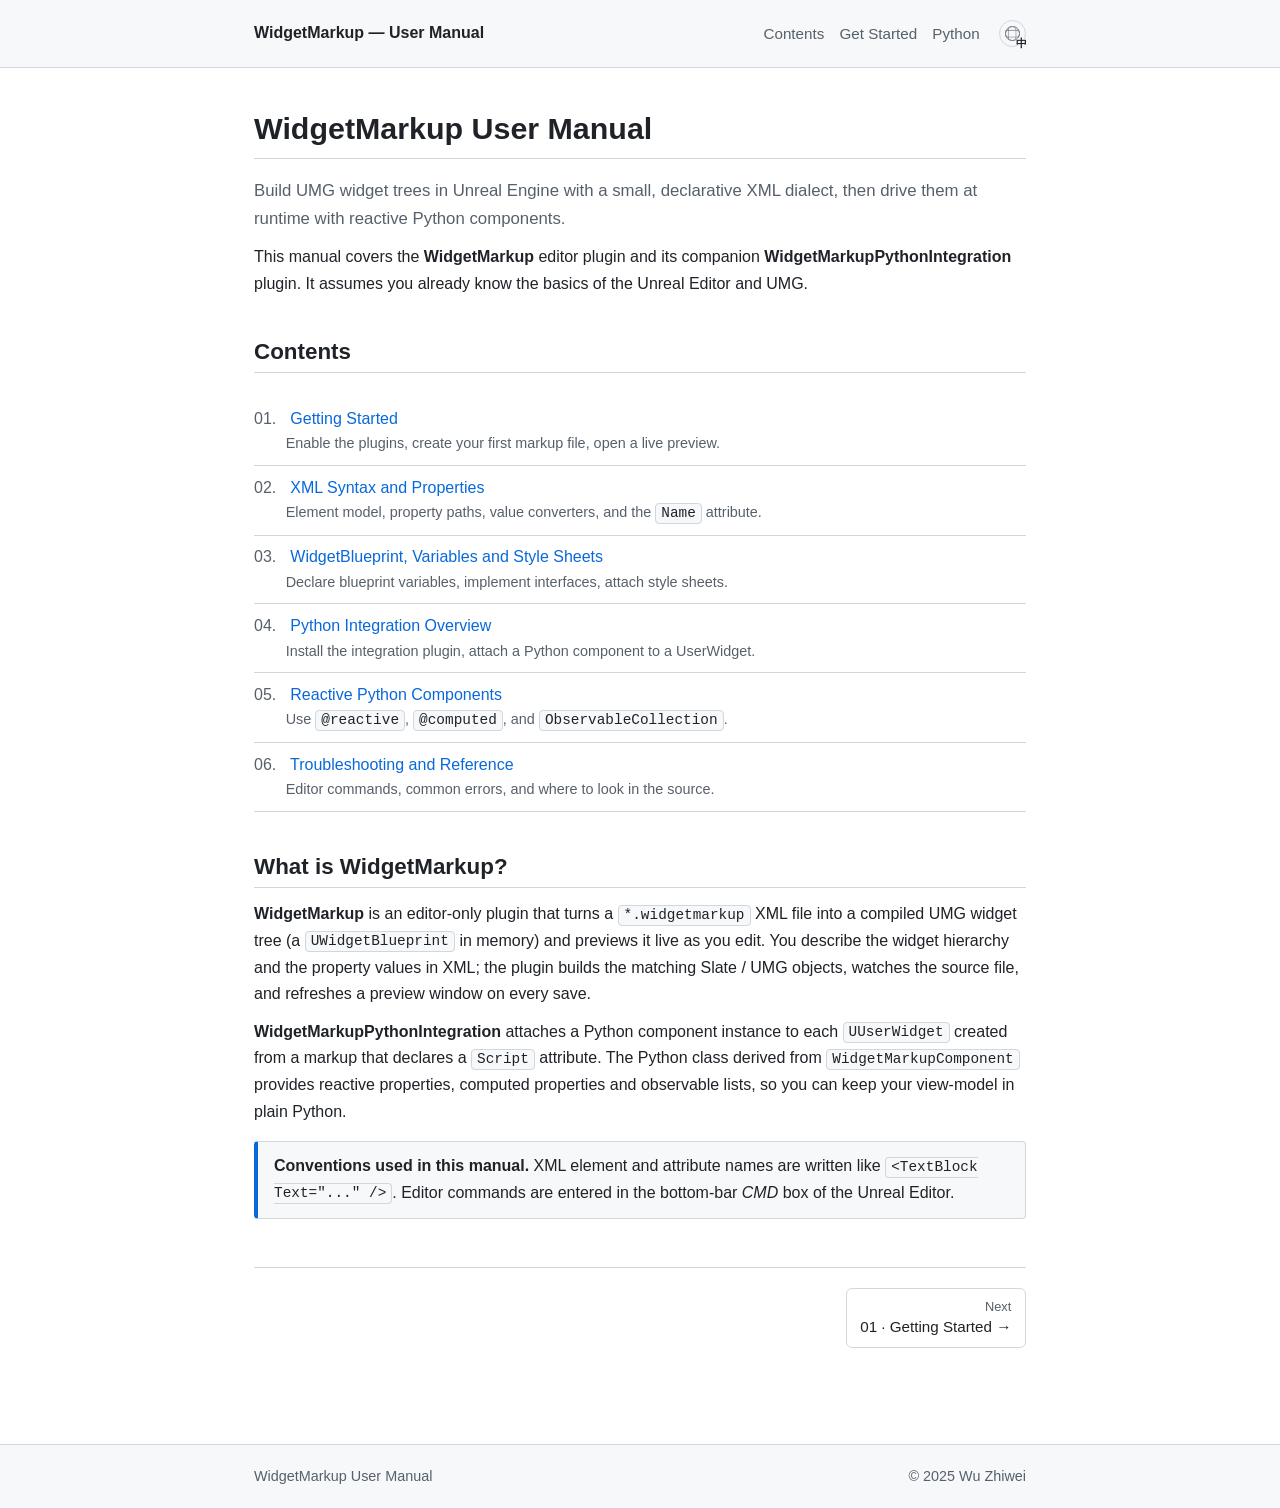
<file: UserManual/en/index.html>
﻿<!doctype html>
<html lang="en">
<head>
<meta charset="utf-8">
<meta name="viewport" content="width=device-width, initial-scale=1">
<title>WidgetMarkup User Manual</title>
<link rel="stylesheet" href="../assets/styles.css">
</head>
<body>
<div id="manual-header"></div>
<main class="container">
    <h1>WidgetMarkup User Manual</h1>
    <p class="lead">
        Build UMG widget trees in Unreal Engine with a small, declarative XML
        dialect, then drive them at runtime with reactive Python components.
    </p>

    <p>
        This manual covers the <strong>WidgetMarkup</strong> editor plugin and
        its companion <strong>WidgetMarkupPythonIntegration</strong> plugin.
        It assumes you already know the basics of the Unreal Editor and UMG.
    </p>

    <h2>Contents</h2>
    <ol class="toc">
        <li>
            <a href="01-getting-started.html">Getting Started</a>
            <small>Enable the plugins, create your first markup file, open a live preview.</small>
        </li>
        <li>
            <a href="02-xml-syntax.html">XML Syntax and Properties</a>
            <small>Element model, property paths, value converters, and the <code>Name</code> attribute.</small>
        </li>
        <li>
            <a href="03-blueprint-and-styles.html">WidgetBlueprint, Variables and Style Sheets</a>
            <small>Declare blueprint variables, implement interfaces, attach style sheets.</small>
        </li>
        <li>
            <a href="04-python-integration.html">Python Integration Overview</a>
            <small>Install the integration plugin, attach a Python component to a UserWidget.</small>
        </li>
        <li>
            <a href="05-reactive-components.html">Reactive Python Components</a>
            <small>Use <code>@reactive</code>, <code>@computed</code>, and <code>ObservableCollection</code>.</small>
        </li>
        <li>
            <a href="06-troubleshooting.html">Troubleshooting and Reference</a>
            <small>Editor commands, common errors, and where to look in the source.</small>
        </li>
    </ol>

    <h2>What is WidgetMarkup?</h2>
    <p>
        <strong>WidgetMarkup</strong> is an editor-only plugin that turns a
        <code>*.widgetmarkup</code> XML file into a compiled UMG widget
        tree (a <code>UWidgetBlueprint</code> in memory) and previews it live
        as you edit. You describe the widget hierarchy and the property values
        in XML; the plugin builds the matching Slate / UMG objects, watches
        the source file, and refreshes a preview window on every save.
    </p>
    <p>
        <strong>WidgetMarkupPythonIntegration</strong> attaches a Python
        component instance to each <code>UUserWidget</code> created from a
        markup that declares a <code>Script</code> attribute. The Python class
        derived from <code>WidgetMarkupComponent</code> provides reactive
        properties, computed properties and observable lists, so you can keep
        your view-model in plain Python.
    </p>

    <div class="note">
        <strong>Conventions used in this manual.</strong> XML element and
        attribute names are written like <code>&lt;TextBlock Text="..." /&gt;</code>.
        Editor commands are entered in the bottom-bar <em>CMD</em> box of the
        Unreal Editor.
    </div>

    <nav class="pager">
        <span class="spacer"></span>
        <a class="next" href="01-getting-started.html">
            <span class="label">Next</span>
            01 &middot; Getting Started &rarr;
        </a>
    </nav>
</main>
<div id="manual-footer"></div>
<script src="../assets/manual-shell.js"></script>
</body>
</html>
</file>
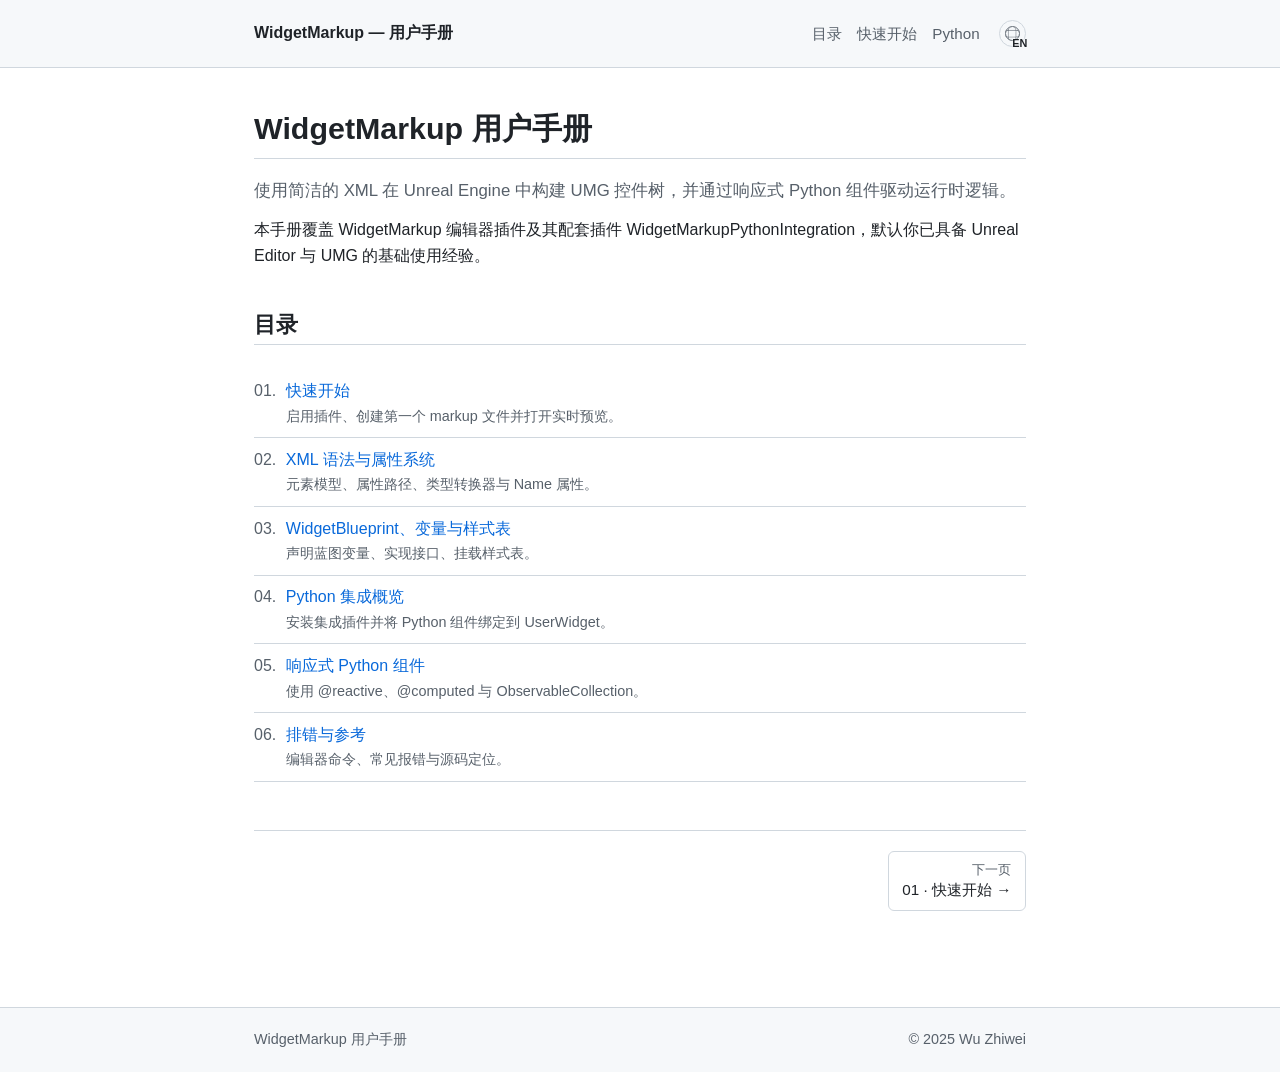
<file: UserManual/zh-cn/index.html>
﻿<!doctype html>
<html lang="zh-CN">
<head>
<meta charset="utf-8">
<meta name="viewport" content="width=device-width, initial-scale=1">
<title>WidgetMarkup 用户手册</title>
<link rel="stylesheet" href="../assets/styles.css">
</head>
<body>
<div id="manual-header"></div>
<main class="container">
    <h1>WidgetMarkup 用户手册</h1>
    <p class="lead">
        使用简洁的 XML 在 Unreal Engine 中构建 UMG 控件树，并通过响应式 Python 组件驱动运行时逻辑。
    </p>

    <p>
        本手册覆盖 WidgetMarkup 编辑器插件及其配套插件 WidgetMarkupPythonIntegration，默认你已具备 Unreal Editor 与 UMG 的基础使用经验。
    </p>

    <h2>目录</h2>
    <ol class="toc">
        <li><a href="01-getting-started.html">快速开始</a><small>启用插件、创建第一个 markup 文件并打开实时预览。</small></li>
        <li><a href="02-xml-syntax.html">XML 语法与属性系统</a><small>元素模型、属性路径、类型转换器与 Name 属性。</small></li>
        <li><a href="03-blueprint-and-styles.html">WidgetBlueprint、变量与样式表</a><small>声明蓝图变量、实现接口、挂载样式表。</small></li>
        <li><a href="04-python-integration.html">Python 集成概览</a><small>安装集成插件并将 Python 组件绑定到 UserWidget。</small></li>
        <li><a href="05-reactive-components.html">响应式 Python 组件</a><small>使用 @reactive、@computed 与 ObservableCollection。</small></li>
        <li><a href="06-troubleshooting.html">排错与参考</a><small>编辑器命令、常见报错与源码定位。</small></li>
    </ol>

    <nav class="pager">
        <span class="spacer"></span>
        <a class="next" href="01-getting-started.html">
            <span class="label">下一页</span>
            01 &middot; 快速开始 &rarr;
        </a>
    </nav>
</main>
<div id="manual-footer"></div>
<script src="../assets/manual-shell.js"></script>
</body>
</html>
</file>
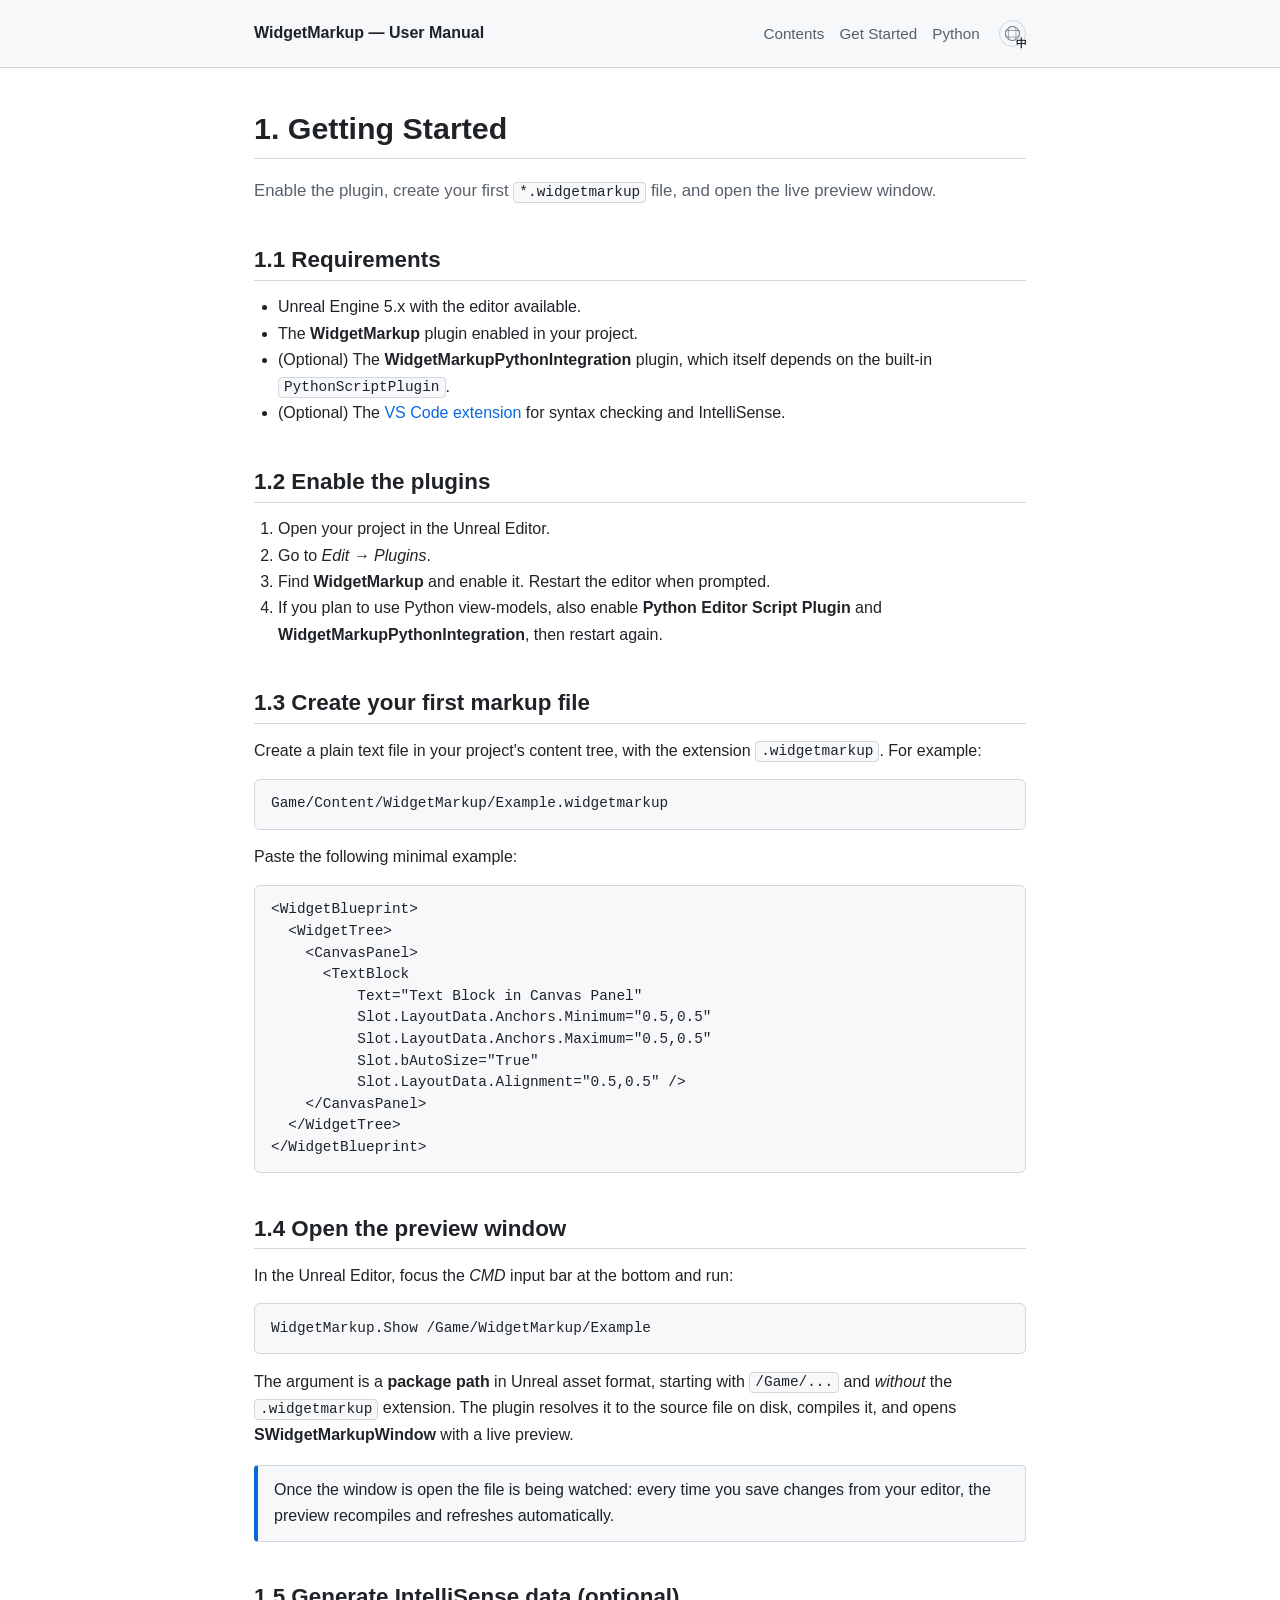
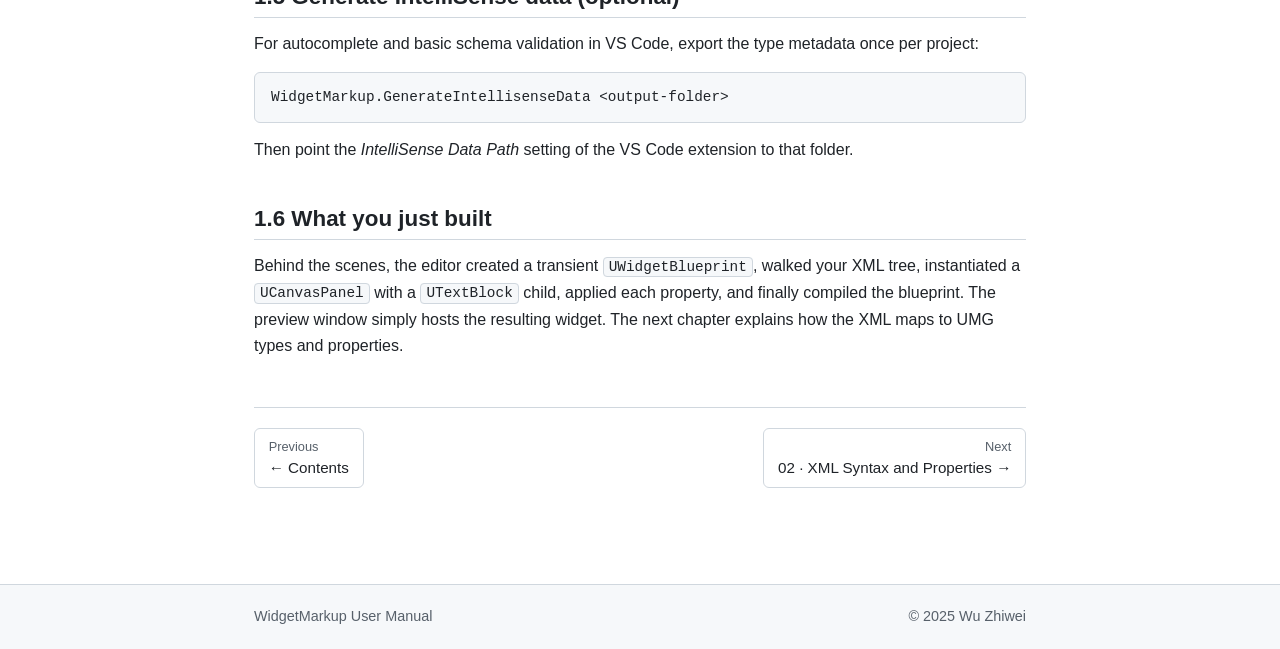
<file: UserManual/en/01-getting-started.html>
﻿<!doctype html>
<html lang="en">
<head>
<meta charset="utf-8">
<meta name="viewport" content="width=device-width, initial-scale=1">
<title>01 &middot; Getting Started &mdash; WidgetMarkup</title>
<link rel="stylesheet" href="../assets/styles.css">
</head>
<body>
<div id="manual-header"></div>
<main class="container">
    <h1>1. Getting Started</h1>
    <p class="lead">
        Enable the plugin, create your first <code>*.widgetmarkup</code>
        file, and open the live preview window.
    </p>

    <h2>1.1 Requirements</h2>
    <ul>
        <li>Unreal Engine 5.x with the editor available.</li>
        <li>The <strong>WidgetMarkup</strong> plugin enabled in your project.</li>
        <li>(Optional) The <strong>WidgetMarkupPythonIntegration</strong> plugin, which itself
            depends on the built-in <code>PythonScriptPlugin</code>.</li>
        <li>(Optional) The
            <a href="https://github.com/9087/Unreal.WidgetMarkup.VSC">VS Code extension</a>
            for syntax checking and IntelliSense.</li>
    </ul>

    <h2>1.2 Enable the plugins</h2>
    <ol>
        <li>Open your project in the Unreal Editor.</li>
        <li>Go to <em>Edit &rarr; Plugins</em>.</li>
        <li>Find <strong>WidgetMarkup</strong> and enable it. Restart the editor when prompted.</li>
        <li>If you plan to use Python view-models, also enable
            <strong>Python Editor Script Plugin</strong> and
            <strong>WidgetMarkupPythonIntegration</strong>, then restart again.</li>
    </ol>

    <h2>1.3 Create your first markup file</h2>
    <p>
        Create a plain text file in your project's content tree, with the
        extension <code>.widgetmarkup</code>. For example:
    </p>
    <pre><code>Game/Content/WidgetMarkup/Example.widgetmarkup</code></pre>
    <p>Paste the following minimal example:</p>
<pre><code>&lt;WidgetBlueprint&gt;
  &lt;WidgetTree&gt;
    &lt;CanvasPanel&gt;
      &lt;TextBlock
          Text="Text Block in Canvas Panel"
          Slot.LayoutData.Anchors.Minimum="0.5,0.5"
          Slot.LayoutData.Anchors.Maximum="0.5,0.5"
          Slot.bAutoSize="True"
          Slot.LayoutData.Alignment="0.5,0.5" /&gt;
    &lt;/CanvasPanel&gt;
  &lt;/WidgetTree&gt;
&lt;/WidgetBlueprint&gt;
</code></pre>

    <h2>1.4 Open the preview window</h2>
    <p>
        In the Unreal Editor, focus the <em>CMD</em> input bar at the bottom
        and run:
    </p>
    <pre><code>WidgetMarkup.Show /Game/WidgetMarkup/Example</code></pre>
    <p>
        The argument is a <strong>package path</strong> in Unreal asset
        format, starting with <code>/Game/...</code> and <em>without</em>
        the <code>.widgetmarkup</code> extension. The plugin resolves
        it to the source file on disk, compiles it, and opens
        <strong>SWidgetMarkupWindow</strong> with a live preview.
    </p>
    <div class="note">
        Once the window is open the file is being watched: every time you
        save changes from your editor, the preview recompiles and refreshes
        automatically.
    </div>

    <h2>1.5 Generate IntelliSense data (optional)</h2>
    <p>
        For autocomplete and basic schema validation in VS Code, export the
        type metadata once per project:
    </p>
    <pre><code>WidgetMarkup.GenerateIntellisenseData &lt;output-folder&gt;</code></pre>
    <p>
        Then point the <em>IntelliSense Data Path</em> setting of the
        VS Code extension to that folder.
    </p>

    <h2>1.6 What you just built</h2>
    <p>
        Behind the scenes, the editor created a transient
        <code>UWidgetBlueprint</code>, walked your XML tree, instantiated
        a <code>UCanvasPanel</code> with a <code>UTextBlock</code> child,
        applied each property, and finally compiled the blueprint. The
        preview window simply hosts the resulting widget. The next chapter
        explains how the XML maps to UMG types and properties.
    </p>

    <nav class="pager">
        <a class="prev" href="index.html">
            <span class="label">Previous</span>
            &larr; Contents
        </a>
        <a class="next" href="02-xml-syntax.html">
            <span class="label">Next</span>
            02 &middot; XML Syntax and Properties &rarr;
        </a>
    </nav>
</main>
<div id="manual-footer"></div>
<script src="../assets/manual-shell.js"></script>
</body>
</html>
</file>
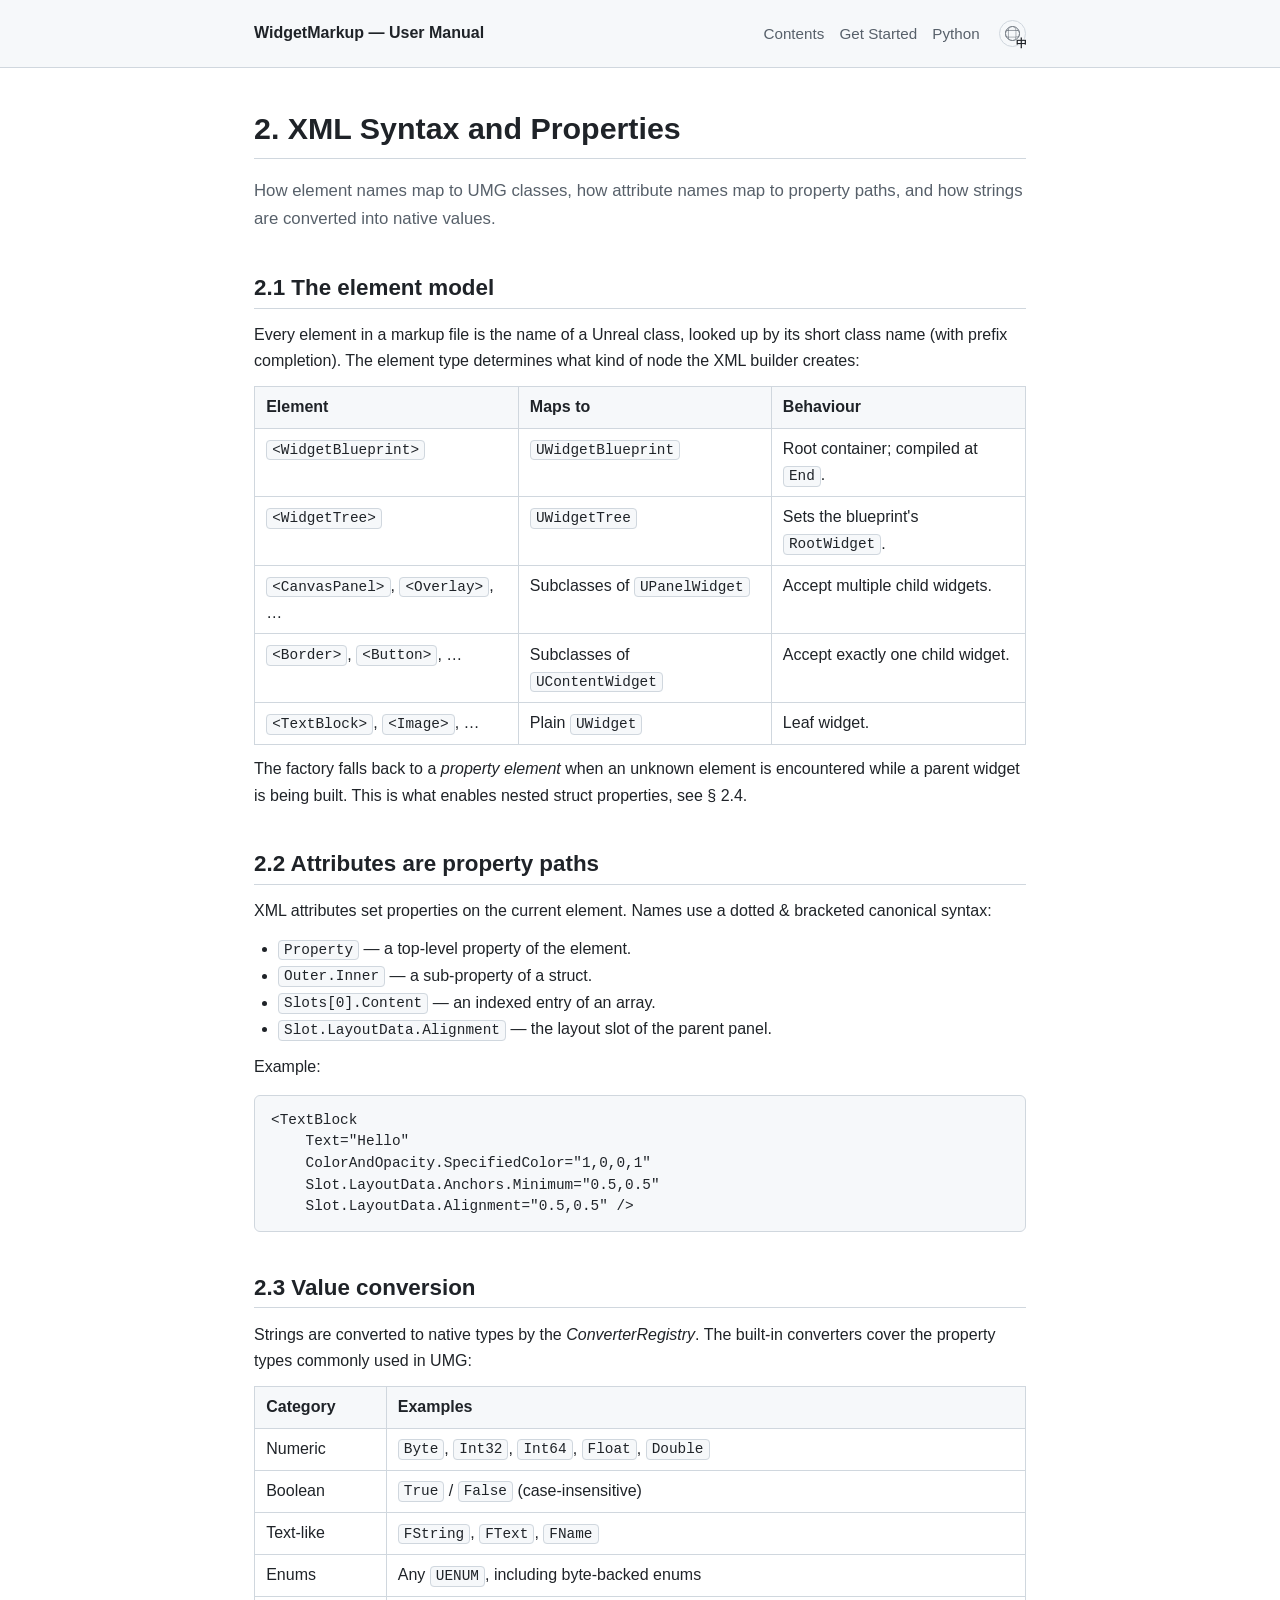
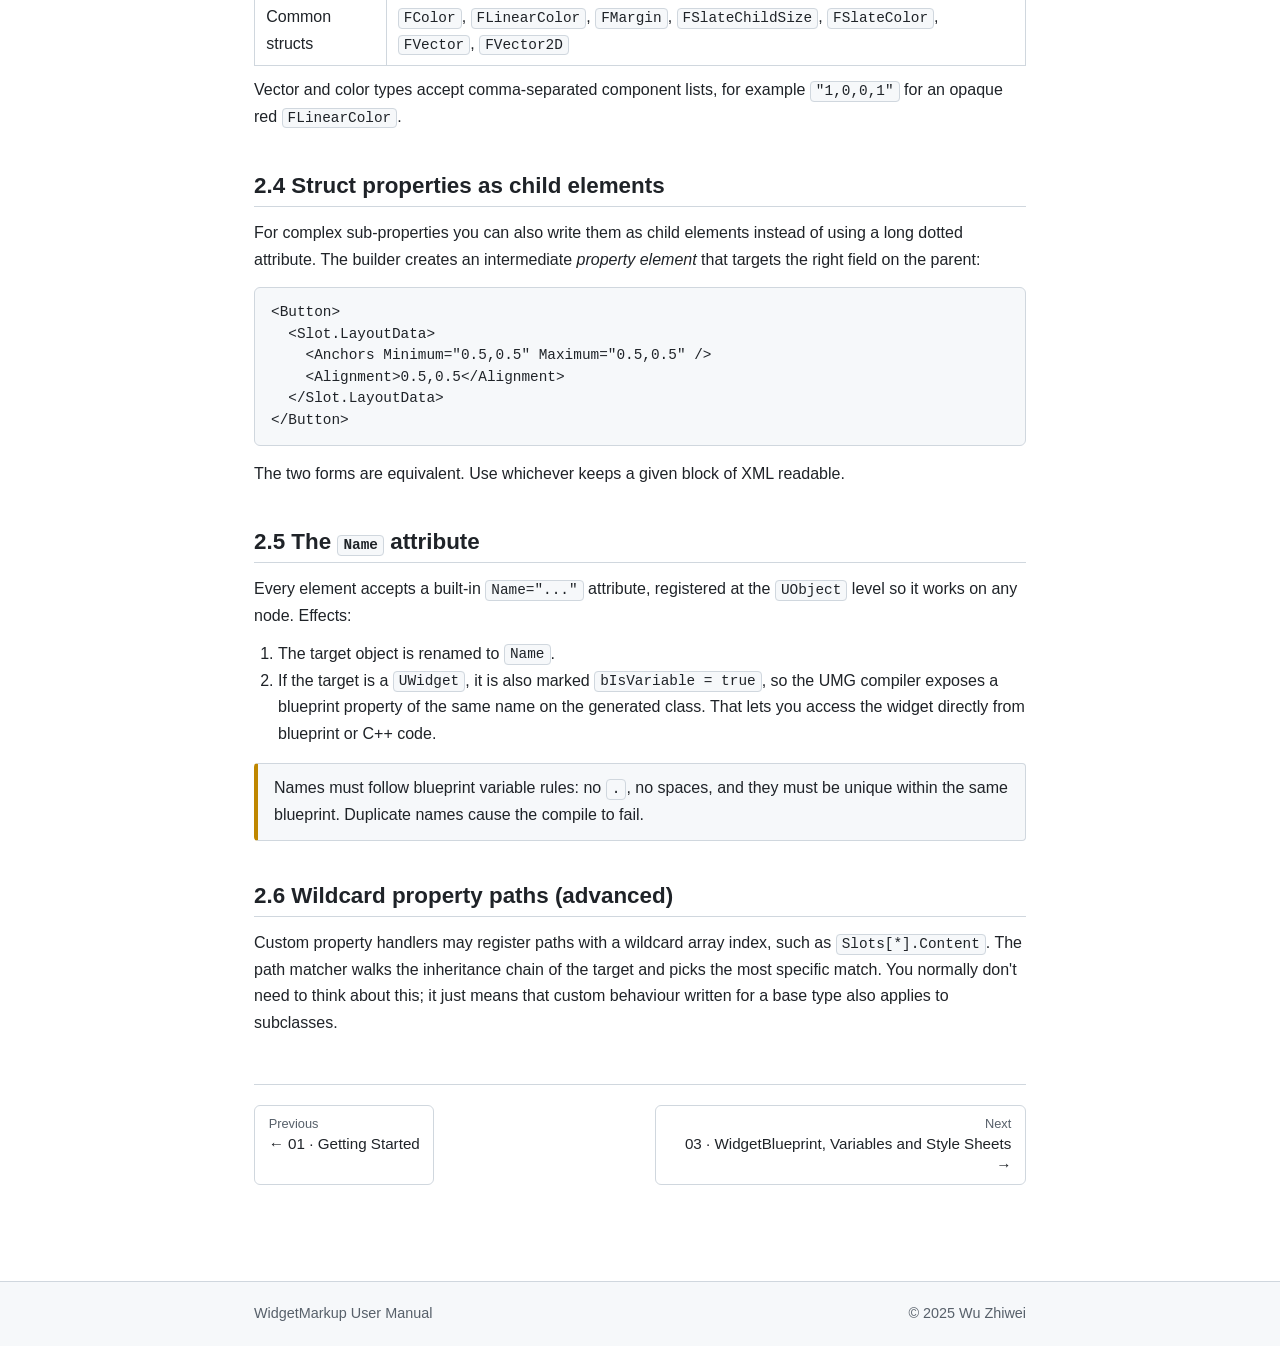
<file: UserManual/en/02-xml-syntax.html>
﻿<!doctype html>
<html lang="en">
<head>
<meta charset="utf-8">
<meta name="viewport" content="width=device-width, initial-scale=1">
<title>02 &middot; XML Syntax and Properties &mdash; WidgetMarkup</title>
<link rel="stylesheet" href="../assets/styles.css">
</head>
<body>
<div id="manual-header"></div>
<main class="container">
    <h1>2. XML Syntax and Properties</h1>
    <p class="lead">
        How element names map to UMG classes, how attribute names map to
        property paths, and how strings are converted into native values.
    </p>

    <h2>2.1 The element model</h2>
    <p>
        Every element in a markup file is the name of a Unreal class, looked
        up by its short class name (with prefix completion). The element type
        determines what kind of node the XML builder creates:
    </p>
    <table>
        <thead>
            <tr><th>Element</th><th>Maps to</th><th>Behaviour</th></tr>
        </thead>
        <tbody>
            <tr><td><code>&lt;WidgetBlueprint&gt;</code></td><td><code>UWidgetBlueprint</code></td><td>Root container; compiled at <code>End</code>.</td></tr>
            <tr><td><code>&lt;WidgetTree&gt;</code></td><td><code>UWidgetTree</code></td><td>Sets the blueprint's <code>RootWidget</code>.</td></tr>
            <tr><td><code>&lt;CanvasPanel&gt;</code>, <code>&lt;Overlay&gt;</code>, &hellip;</td><td>Subclasses of <code>UPanelWidget</code></td><td>Accept multiple child widgets.</td></tr>
            <tr><td><code>&lt;Border&gt;</code>, <code>&lt;Button&gt;</code>, &hellip;</td><td>Subclasses of <code>UContentWidget</code></td><td>Accept exactly one child widget.</td></tr>
            <tr><td><code>&lt;TextBlock&gt;</code>, <code>&lt;Image&gt;</code>, &hellip;</td><td>Plain <code>UWidget</code></td><td>Leaf widget.</td></tr>
        </tbody>
    </table>
    <p>
        The factory falls back to a <em>property element</em> when an unknown
        element is encountered while a parent widget is being built. This is
        what enables nested struct properties, see &sect; 2.4.
    </p>

    <h2>2.2 Attributes are property paths</h2>
    <p>
        XML attributes set properties on the current element. Names use a
        dotted &amp; bracketed canonical syntax:
    </p>
    <ul>
        <li><code>Property</code> &mdash; a top-level property of the element.</li>
        <li><code>Outer.Inner</code> &mdash; a sub-property of a struct.</li>
        <li><code>Slots[0].Content</code> &mdash; an indexed entry of an array.</li>
        <li><code>Slot.LayoutData.Alignment</code> &mdash; the layout slot of the parent panel.</li>
    </ul>
    <p>Example:</p>
<pre><code>&lt;TextBlock
    Text="Hello"
    ColorAndOpacity.SpecifiedColor="1,0,0,1"
    Slot.LayoutData.Anchors.Minimum="0.5,0.5"
    Slot.LayoutData.Alignment="0.5,0.5" /&gt;
</code></pre>

    <h2>2.3 Value conversion</h2>
    <p>
        Strings are converted to native types by the
        <em>ConverterRegistry</em>. The built-in converters cover the
        property types commonly used in UMG:
    </p>
    <table>
        <thead>
            <tr><th>Category</th><th>Examples</th></tr>
        </thead>
        <tbody>
            <tr><td>Numeric</td><td><code>Byte</code>, <code>Int32</code>, <code>Int64</code>, <code>Float</code>, <code>Double</code></td></tr>
            <tr><td>Boolean</td><td><code>True</code> / <code>False</code> (case-insensitive)</td></tr>
            <tr><td>Text-like</td><td><code>FString</code>, <code>FText</code>, <code>FName</code></td></tr>
            <tr><td>Enums</td><td>Any <code>UENUM</code>, including byte-backed enums</td></tr>
            <tr><td>Common structs</td><td><code>FColor</code>, <code>FLinearColor</code>, <code>FMargin</code>, <code>FSlateChildSize</code>, <code>FSlateColor</code>, <code>FVector</code>, <code>FVector2D</code></td></tr>
        </tbody>
    </table>
    <p>
        Vector and color types accept comma-separated component lists, for
        example <code>"1,0,0,1"</code> for an opaque red <code>FLinearColor</code>.
    </p>

    <h2>2.4 Struct properties as child elements</h2>
    <p>
        For complex sub-properties you can also write them as child elements
        instead of using a long dotted attribute. The builder creates an
        intermediate <em>property element</em> that targets the right field
        on the parent:
    </p>
<pre><code>&lt;Button&gt;
  &lt;Slot.LayoutData&gt;
    &lt;Anchors Minimum="0.5,0.5" Maximum="0.5,0.5" /&gt;
    &lt;Alignment&gt;0.5,0.5&lt;/Alignment&gt;
  &lt;/Slot.LayoutData&gt;
&lt;/Button&gt;
</code></pre>
    <p>
        The two forms are equivalent. Use whichever keeps a given block of
        XML readable.
    </p>

    <h2>2.5 The <code>Name</code> attribute</h2>
    <p>
        Every element accepts a built-in <code>Name="..."</code> attribute,
        registered at the <code>UObject</code> level so it works on any
        node. Effects:
    </p>
    <ol>
        <li>The target object is renamed to <code>Name</code>.</li>
        <li>If the target is a <code>UWidget</code>, it is also marked
            <code>bIsVariable = true</code>, so the UMG compiler exposes a
            blueprint property of the same name on the generated class.
            That lets you access the widget directly from blueprint or
            C++ code.</li>
    </ol>
    <div class="warning">
        Names must follow blueprint variable rules: no <code>.</code>, no
        spaces, and they must be unique within the same blueprint. Duplicate
        names cause the compile to fail.
    </div>

    <h2>2.6 Wildcard property paths (advanced)</h2>
    <p>
        Custom property handlers may register paths with a wildcard array
        index, such as <code>Slots[*].Content</code>. The path matcher walks
        the inheritance chain of the target and picks the most specific
        match. You normally don't need to think about this; it just means
        that custom behaviour written for a base type also applies to
        subclasses.
    </p>

    <nav class="pager">
        <a class="prev" href="01-getting-started.html">
            <span class="label">Previous</span>
            &larr; 01 &middot; Getting Started
        </a>
        <a class="next" href="03-blueprint-and-styles.html">
            <span class="label">Next</span>
            03 &middot; WidgetBlueprint, Variables and Style Sheets &rarr;
        </a>
    </nav>
</main>
<div id="manual-footer"></div>
<script src="../assets/manual-shell.js"></script>
</body>
</html>
</file>
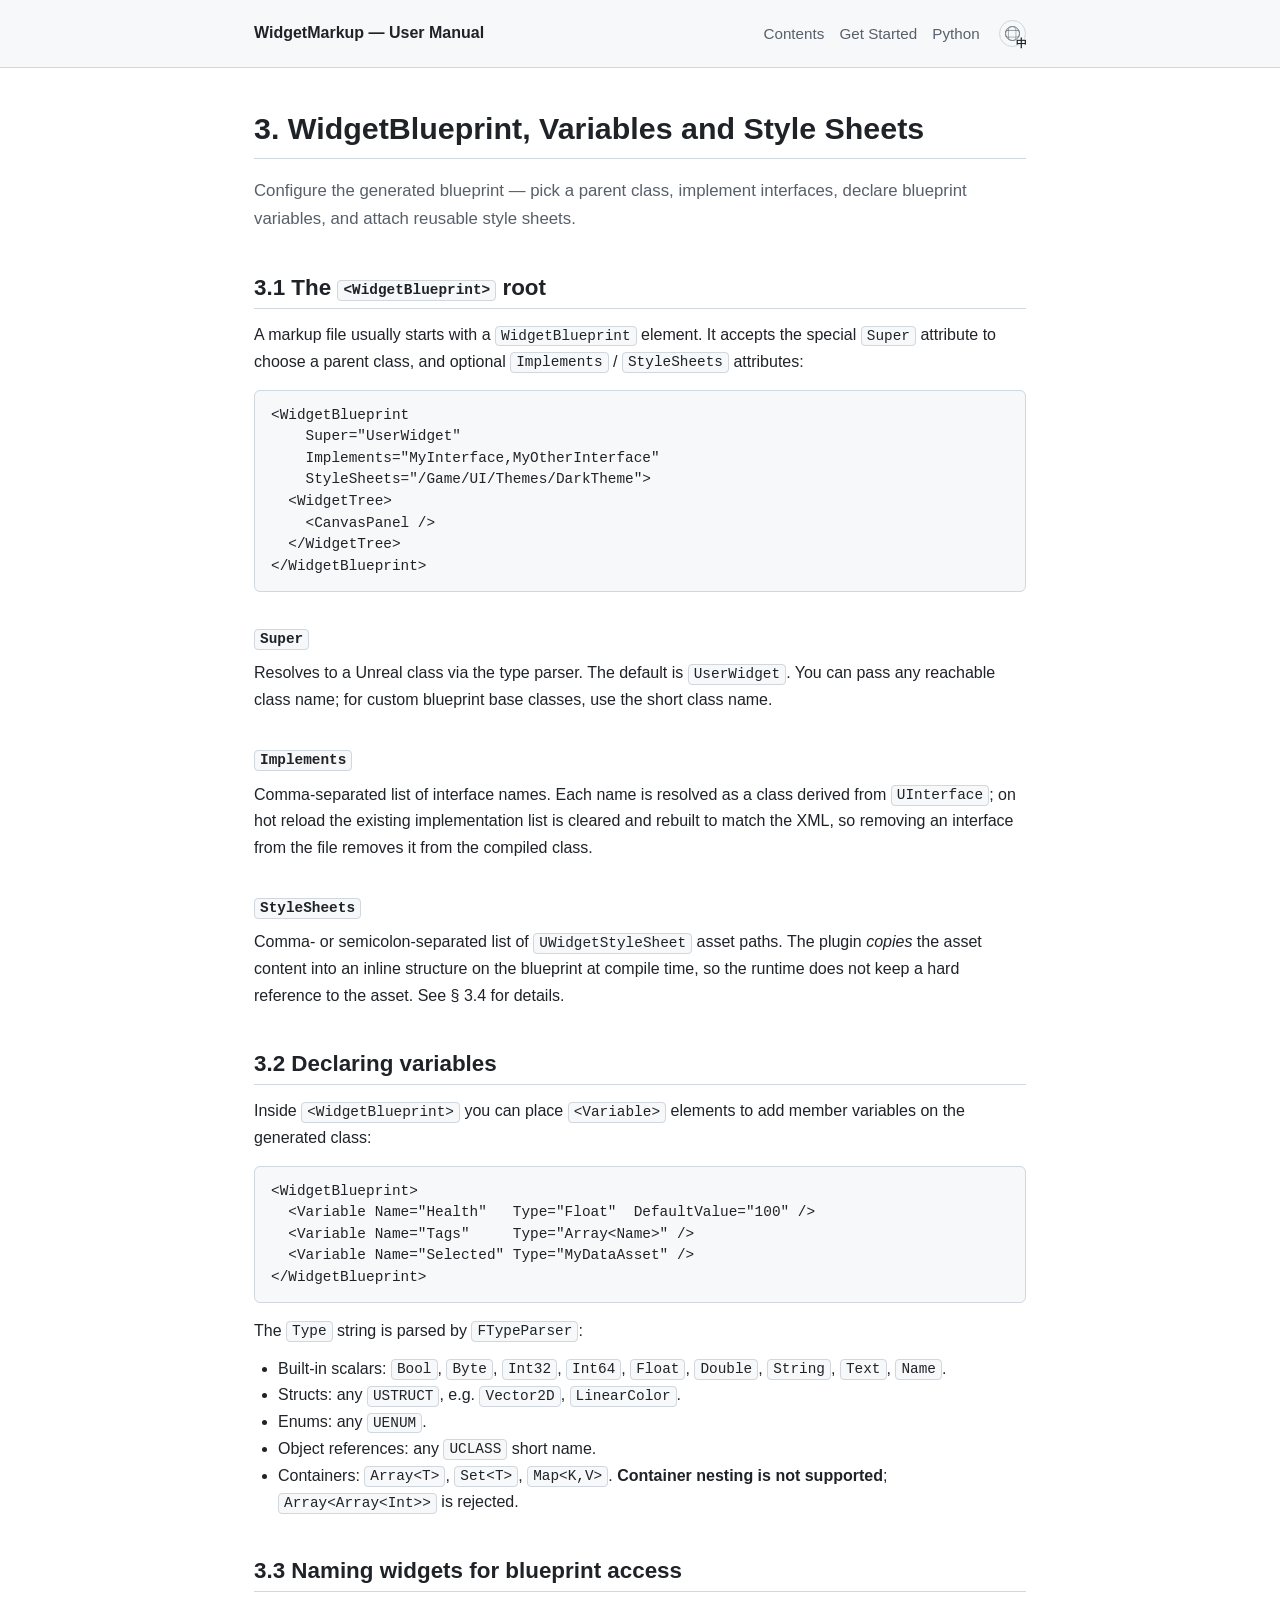
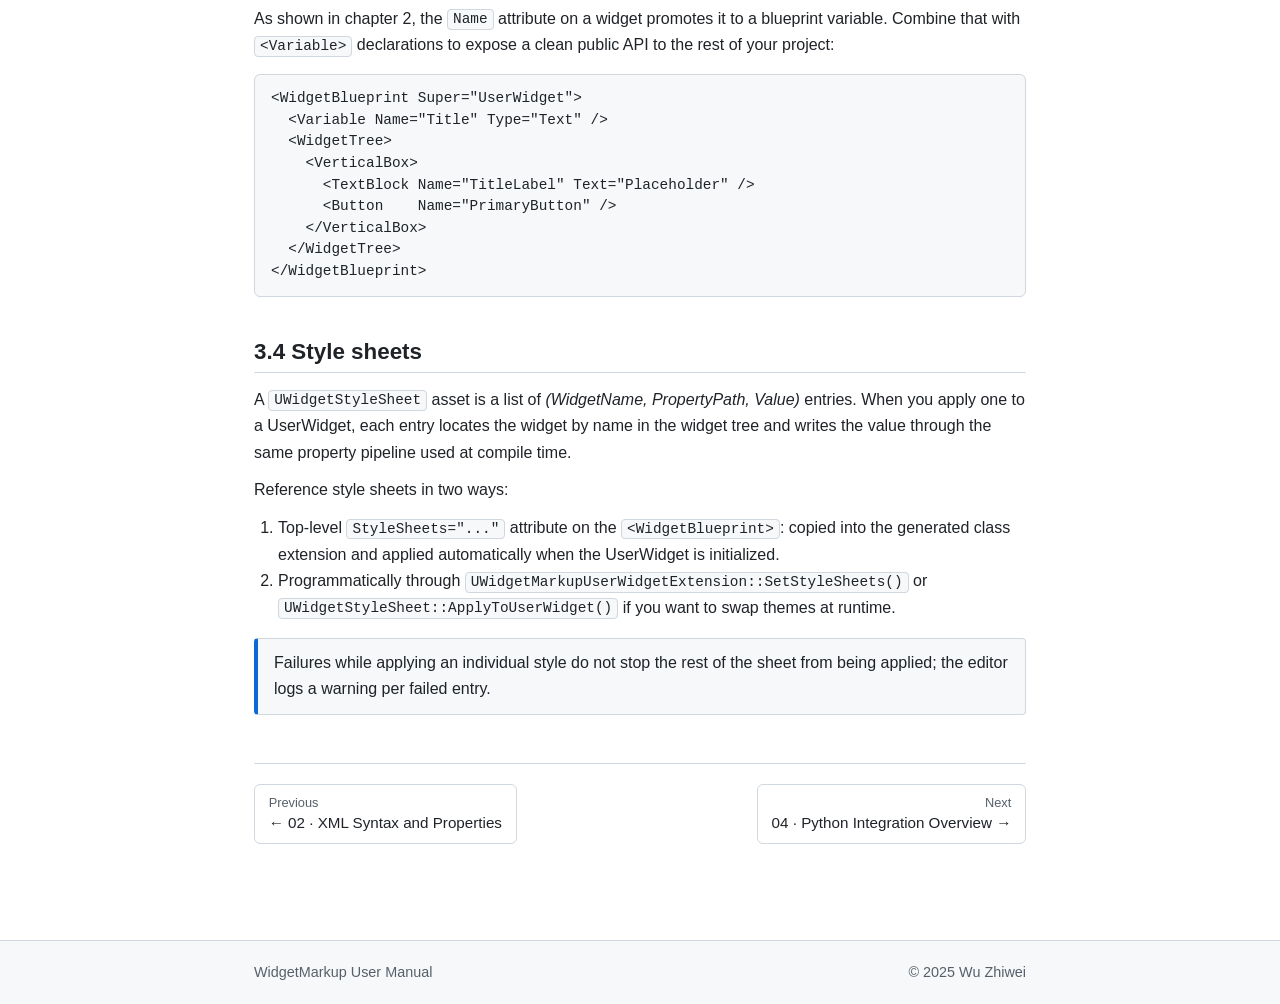
<file: UserManual/en/03-blueprint-and-styles.html>
﻿<!doctype html>
<html lang="en">
<head>
<meta charset="utf-8">
<meta name="viewport" content="width=device-width, initial-scale=1">
<title>03 &middot; WidgetBlueprint, Variables and Style Sheets &mdash; WidgetMarkup</title>
<link rel="stylesheet" href="../assets/styles.css">
</head>
<body>
<div id="manual-header"></div>
<main class="container">
    <h1>3. WidgetBlueprint, Variables and Style Sheets</h1>
    <p class="lead">
        Configure the generated blueprint &mdash; pick a parent class,
        implement interfaces, declare blueprint variables, and attach
        reusable style sheets.
    </p>

    <h2>3.1 The <code>&lt;WidgetBlueprint&gt;</code> root</h2>
    <p>
        A markup file usually starts with a <code>WidgetBlueprint</code>
        element. It accepts the special <code>Super</code> attribute to
        choose a parent class, and optional <code>Implements</code> /
        <code>StyleSheets</code> attributes:
    </p>
<pre><code>&lt;WidgetBlueprint
    Super="UserWidget"
    Implements="MyInterface,MyOtherInterface"
    StyleSheets="/Game/UI/Themes/DarkTheme"&gt;
  &lt;WidgetTree&gt;
    &lt;CanvasPanel /&gt;
  &lt;/WidgetTree&gt;
&lt;/WidgetBlueprint&gt;
</code></pre>

    <h3><code>Super</code></h3>
    <p>
        Resolves to a Unreal class via the type parser. The default is
        <code>UserWidget</code>. You can pass any reachable class name; for
        custom blueprint base classes, use the short class name.
    </p>

    <h3><code>Implements</code></h3>
    <p>
        Comma-separated list of interface names. Each name is resolved as a
        class derived from <code>UInterface</code>; on hot reload the
        existing implementation list is cleared and rebuilt to match the
        XML, so removing an interface from the file removes it from the
        compiled class.
    </p>

    <h3><code>StyleSheets</code></h3>
    <p>
        Comma- or semicolon-separated list of <code>UWidgetStyleSheet</code>
        asset paths. The plugin <em>copies</em> the asset content into an
        inline structure on the blueprint at compile time, so the runtime
        does not keep a hard reference to the asset. See &sect; 3.4 for
        details.
    </p>

    <h2>3.2 Declaring variables</h2>
    <p>
        Inside <code>&lt;WidgetBlueprint&gt;</code> you can place
        <code>&lt;Variable&gt;</code> elements to add member variables on
        the generated class:
    </p>
<pre><code>&lt;WidgetBlueprint&gt;
  &lt;Variable Name="Health"   Type="Float"  DefaultValue="100" /&gt;
  &lt;Variable Name="Tags"     Type="Array&lt;Name&gt;" /&gt;
  &lt;Variable Name="Selected" Type="MyDataAsset" /&gt;
&lt;/WidgetBlueprint&gt;
</code></pre>
    <p>The <code>Type</code> string is parsed by <code>FTypeParser</code>:</p>
    <ul>
        <li>Built-in scalars: <code>Bool</code>, <code>Byte</code>, <code>Int32</code>, <code>Int64</code>, <code>Float</code>, <code>Double</code>, <code>String</code>, <code>Text</code>, <code>Name</code>.</li>
        <li>Structs: any <code>USTRUCT</code>, e.g. <code>Vector2D</code>, <code>LinearColor</code>.</li>
        <li>Enums: any <code>UENUM</code>.</li>
        <li>Object references: any <code>UCLASS</code> short name.</li>
        <li>Containers: <code>Array&lt;T&gt;</code>, <code>Set&lt;T&gt;</code>, <code>Map&lt;K,V&gt;</code>. <strong>Container nesting is not supported</strong>; <code>Array&lt;Array&lt;Int&gt;&gt;</code> is rejected.</li>
    </ul>

    <h2>3.3 Naming widgets for blueprint access</h2>
    <p>
        As shown in chapter 2, the <code>Name</code> attribute on a widget
        promotes it to a blueprint variable. Combine that with
        <code>&lt;Variable&gt;</code> declarations to expose a clean public
        API to the rest of your project:
    </p>
<pre><code>&lt;WidgetBlueprint Super="UserWidget"&gt;
  &lt;Variable Name="Title" Type="Text" /&gt;
  &lt;WidgetTree&gt;
    &lt;VerticalBox&gt;
      &lt;TextBlock Name="TitleLabel" Text="Placeholder" /&gt;
      &lt;Button    Name="PrimaryButton" /&gt;
    &lt;/VerticalBox&gt;
  &lt;/WidgetTree&gt;
&lt;/WidgetBlueprint&gt;
</code></pre>

    <h2>3.4 Style sheets</h2>
    <p>
        A <code>UWidgetStyleSheet</code> asset is a list of
        <em>(WidgetName, PropertyPath, Value)</em> entries. When you apply
        one to a UserWidget, each entry locates the widget by name in the
        widget tree and writes the value through the same property pipeline
        used at compile time.
    </p>
    <p>
        Reference style sheets in two ways:
    </p>
    <ol>
        <li>
            Top-level <code>StyleSheets="..."</code> attribute on the
            <code>&lt;WidgetBlueprint&gt;</code>: copied into the generated
            class extension and applied automatically when the UserWidget is
            initialized.
        </li>
        <li>
            Programmatically through
            <code>UWidgetMarkupUserWidgetExtension::SetStyleSheets()</code>
            or <code>UWidgetStyleSheet::ApplyToUserWidget()</code> if you
            want to swap themes at runtime.
        </li>
    </ol>
    <div class="note">
        Failures while applying an individual style do not stop the rest of
        the sheet from being applied; the editor logs a warning per failed
        entry.
    </div>

    <nav class="pager">
        <a class="prev" href="02-xml-syntax.html">
            <span class="label">Previous</span>
            &larr; 02 &middot; XML Syntax and Properties
        </a>
        <a class="next" href="04-python-integration.html">
            <span class="label">Next</span>
            04 &middot; Python Integration Overview &rarr;
        </a>
    </nav>
</main>
<div id="manual-footer"></div>
<script src="../assets/manual-shell.js"></script>
</body>
</html>
</file>
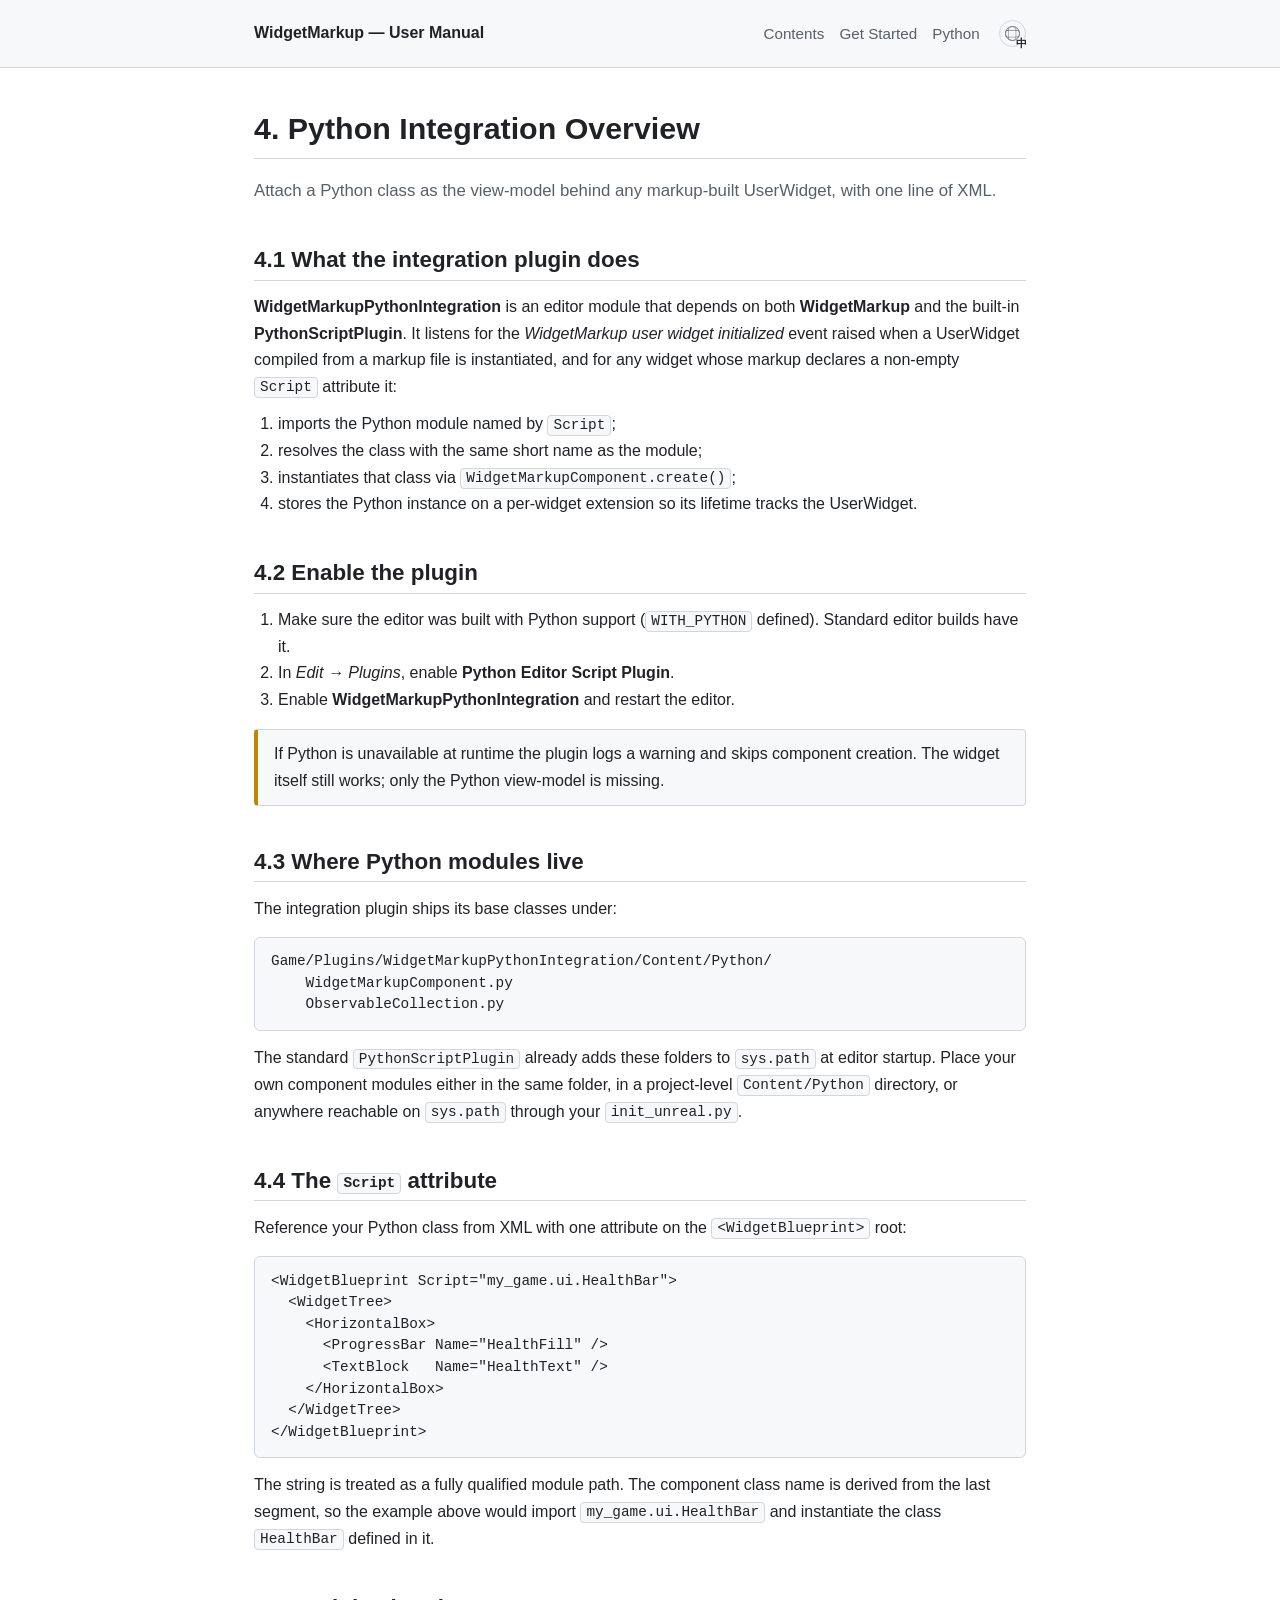
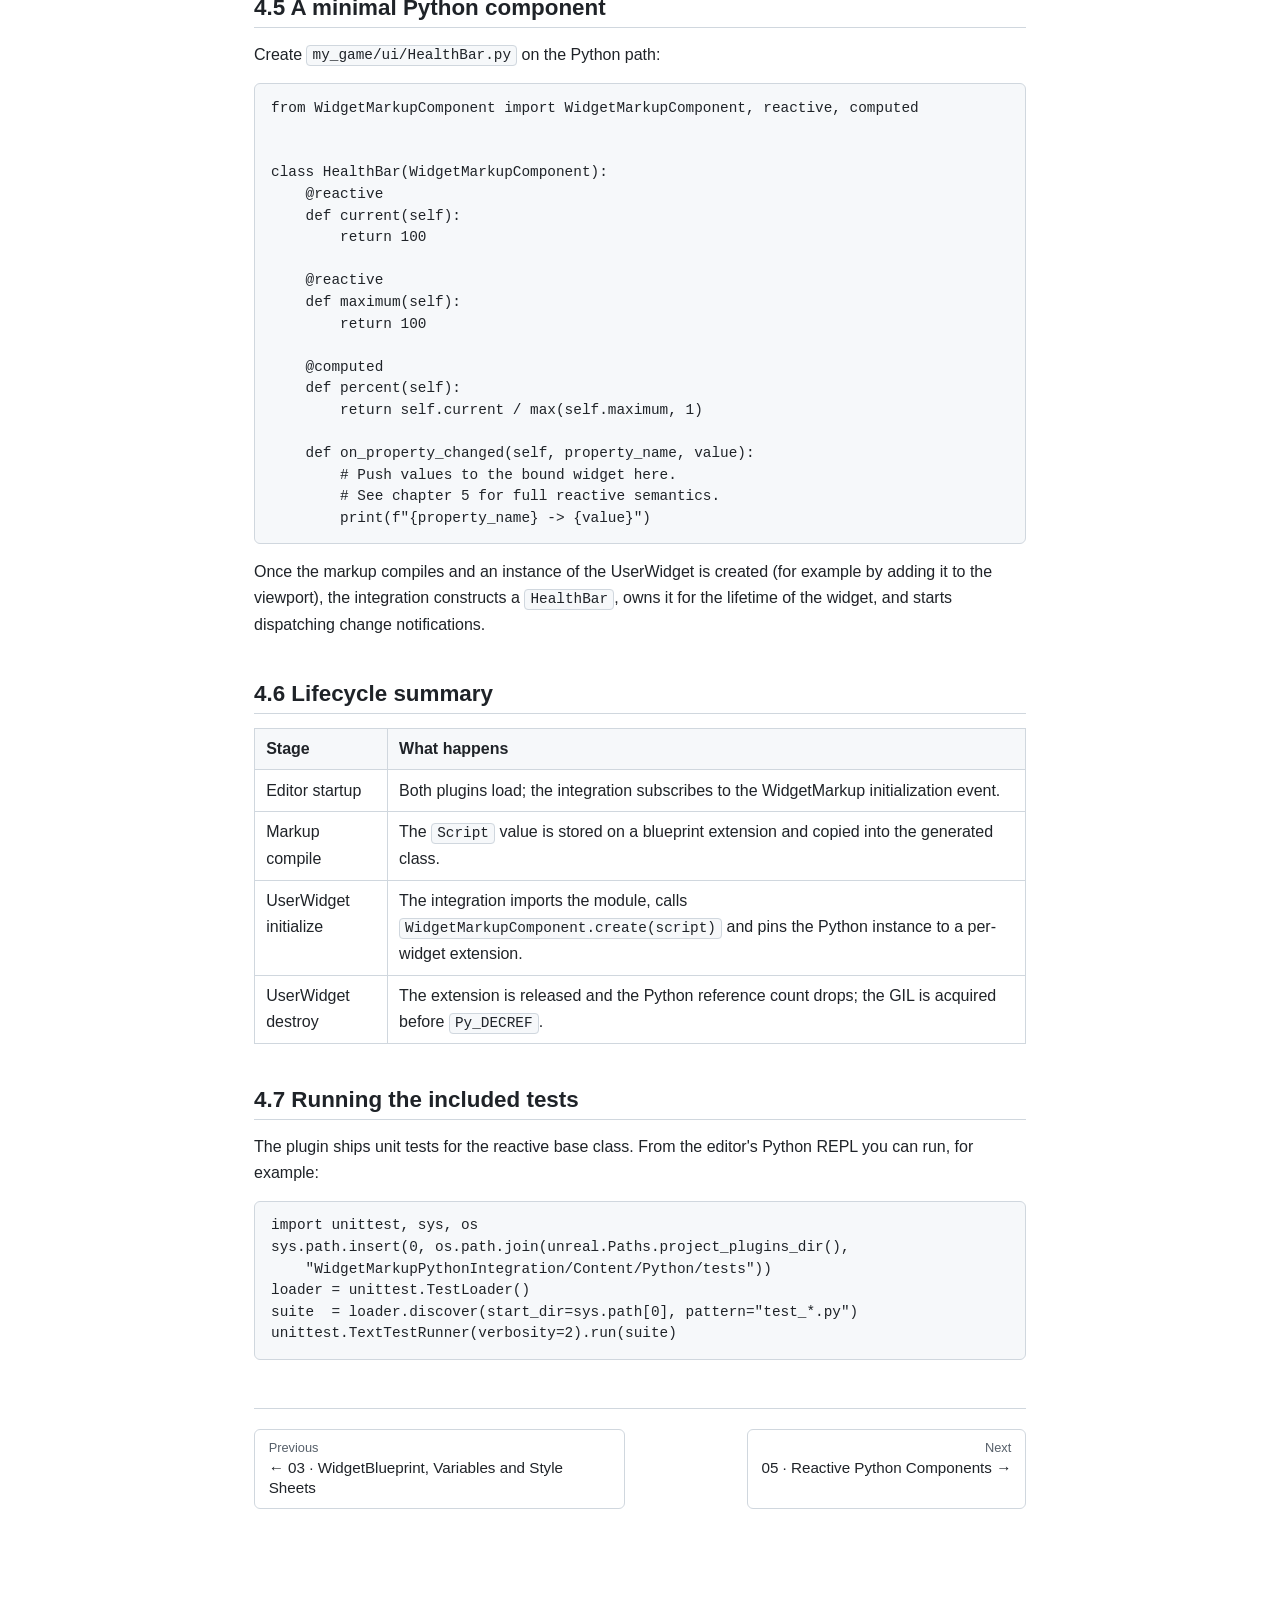
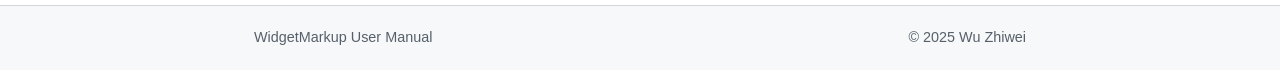
<file: UserManual/en/04-python-integration.html>
﻿<!doctype html>
<html lang="en">
<head>
<meta charset="utf-8">
<meta name="viewport" content="width=device-width, initial-scale=1">
<title>04 &middot; Python Integration Overview &mdash; WidgetMarkup</title>
<link rel="stylesheet" href="../assets/styles.css">
</head>
<body>
<div id="manual-header"></div>
<main class="container">
    <h1>4. Python Integration Overview</h1>
    <p class="lead">
        Attach a Python class as the view-model behind any markup-built
        UserWidget, with one line of XML.
    </p>

    <h2>4.1 What the integration plugin does</h2>
    <p>
        <strong>WidgetMarkupPythonIntegration</strong> is an editor module
        that depends on both <strong>WidgetMarkup</strong> and the built-in
        <strong>PythonScriptPlugin</strong>. It listens for the
        <em>WidgetMarkup user widget initialized</em> event raised when a
        UserWidget compiled from a markup file is instantiated, and for any
        widget whose markup declares a non-empty <code>Script</code>
        attribute it:
    </p>
    <ol>
        <li>imports the Python module named by <code>Script</code>;</li>
        <li>resolves the class with the same short name as the module;</li>
        <li>instantiates that class via
            <code>WidgetMarkupComponent.create()</code>;</li>
        <li>stores the Python instance on a per-widget extension so its
            lifetime tracks the UserWidget.</li>
    </ol>

    <h2>4.2 Enable the plugin</h2>
    <ol>
        <li>Make sure the editor was built with Python support
            (<code>WITH_PYTHON</code> defined). Standard editor builds have it.</li>
        <li>In <em>Edit &rarr; Plugins</em>, enable
            <strong>Python Editor Script Plugin</strong>.</li>
        <li>Enable <strong>WidgetMarkupPythonIntegration</strong> and restart
            the editor.</li>
    </ol>
    <div class="warning">
        If Python is unavailable at runtime the plugin logs a warning and
        skips component creation. The widget itself still works; only the
        Python view-model is missing.
    </div>

    <h2>4.3 Where Python modules live</h2>
    <p>
        The integration plugin ships its base classes under:
    </p>
<pre><code>Game/Plugins/WidgetMarkupPythonIntegration/Content/Python/
    WidgetMarkupComponent.py
    ObservableCollection.py
</code></pre>
    <p>
        The standard <code>PythonScriptPlugin</code> already adds these
        folders to <code>sys.path</code> at editor startup. Place your own
        component modules either in the same folder, in a project-level
        <code>Content/Python</code> directory, or anywhere reachable on
        <code>sys.path</code> through your <code>init_unreal.py</code>.
    </p>

    <h2>4.4 The <code>Script</code> attribute</h2>
    <p>
        Reference your Python class from XML with one attribute on the
        <code>&lt;WidgetBlueprint&gt;</code> root:
    </p>
<pre><code>&lt;WidgetBlueprint Script="my_game.ui.HealthBar"&gt;
  &lt;WidgetTree&gt;
    &lt;HorizontalBox&gt;
      &lt;ProgressBar Name="HealthFill" /&gt;
      &lt;TextBlock   Name="HealthText" /&gt;
    &lt;/HorizontalBox&gt;
  &lt;/WidgetTree&gt;
&lt;/WidgetBlueprint&gt;
</code></pre>
    <p>
        The string is treated as a fully qualified module path. The
        component class name is derived from the last segment, so the
        example above would import <code>my_game.ui.HealthBar</code> and
        instantiate the class <code>HealthBar</code> defined in it.
    </p>

    <h2>4.5 A minimal Python component</h2>
    <p>
        Create <code>my_game/ui/HealthBar.py</code> on the Python path:
    </p>
<pre><code>from WidgetMarkupComponent import WidgetMarkupComponent, reactive, computed


class HealthBar(WidgetMarkupComponent):
    @reactive
    def current(self):
        return 100

    @reactive
    def maximum(self):
        return 100

    @computed
    def percent(self):
        return self.current / max(self.maximum, 1)

    def on_property_changed(self, property_name, value):
        # Push values to the bound widget here.
        # See chapter 5 for full reactive semantics.
        print(f"{property_name} -> {value}")
</code></pre>
    <p>
        Once the markup compiles and an instance of the UserWidget is
        created (for example by adding it to the viewport), the integration
        constructs a <code>HealthBar</code>, owns it for the lifetime of
        the widget, and starts dispatching change notifications.
    </p>

    <h2>4.6 Lifecycle summary</h2>
    <table>
        <thead>
            <tr><th>Stage</th><th>What happens</th></tr>
        </thead>
        <tbody>
            <tr><td>Editor startup</td><td>Both plugins load; the integration subscribes to the WidgetMarkup initialization event.</td></tr>
            <tr><td>Markup compile</td><td>The <code>Script</code> value is stored on a blueprint extension and copied into the generated class.</td></tr>
            <tr><td>UserWidget initialize</td><td>The integration imports the module, calls <code>WidgetMarkupComponent.create(script)</code> and pins the Python instance to a per-widget extension.</td></tr>
            <tr><td>UserWidget destroy</td><td>The extension is released and the Python reference count drops; the GIL is acquired before <code>Py_DECREF</code>.</td></tr>
        </tbody>
    </table>

    <h2>4.7 Running the included tests</h2>
    <p>
        The plugin ships unit tests for the reactive base class. From the
        editor's Python REPL you can run, for example:
    </p>
<pre><code>import unittest, sys, os
sys.path.insert(0, os.path.join(unreal.Paths.project_plugins_dir(),
    "WidgetMarkupPythonIntegration/Content/Python/tests"))
loader = unittest.TestLoader()
suite  = loader.discover(start_dir=sys.path[0], pattern="test_*.py")
unittest.TextTestRunner(verbosity=2).run(suite)
</code></pre>

    <nav class="pager">
        <a class="prev" href="03-blueprint-and-styles.html">
            <span class="label">Previous</span>
            &larr; 03 &middot; WidgetBlueprint, Variables and Style Sheets
        </a>
        <a class="next" href="05-reactive-components.html">
            <span class="label">Next</span>
            05 &middot; Reactive Python Components &rarr;
        </a>
    </nav>
</main>
<div id="manual-footer"></div>
<script src="../assets/manual-shell.js"></script>
</body>
</html>
</file>
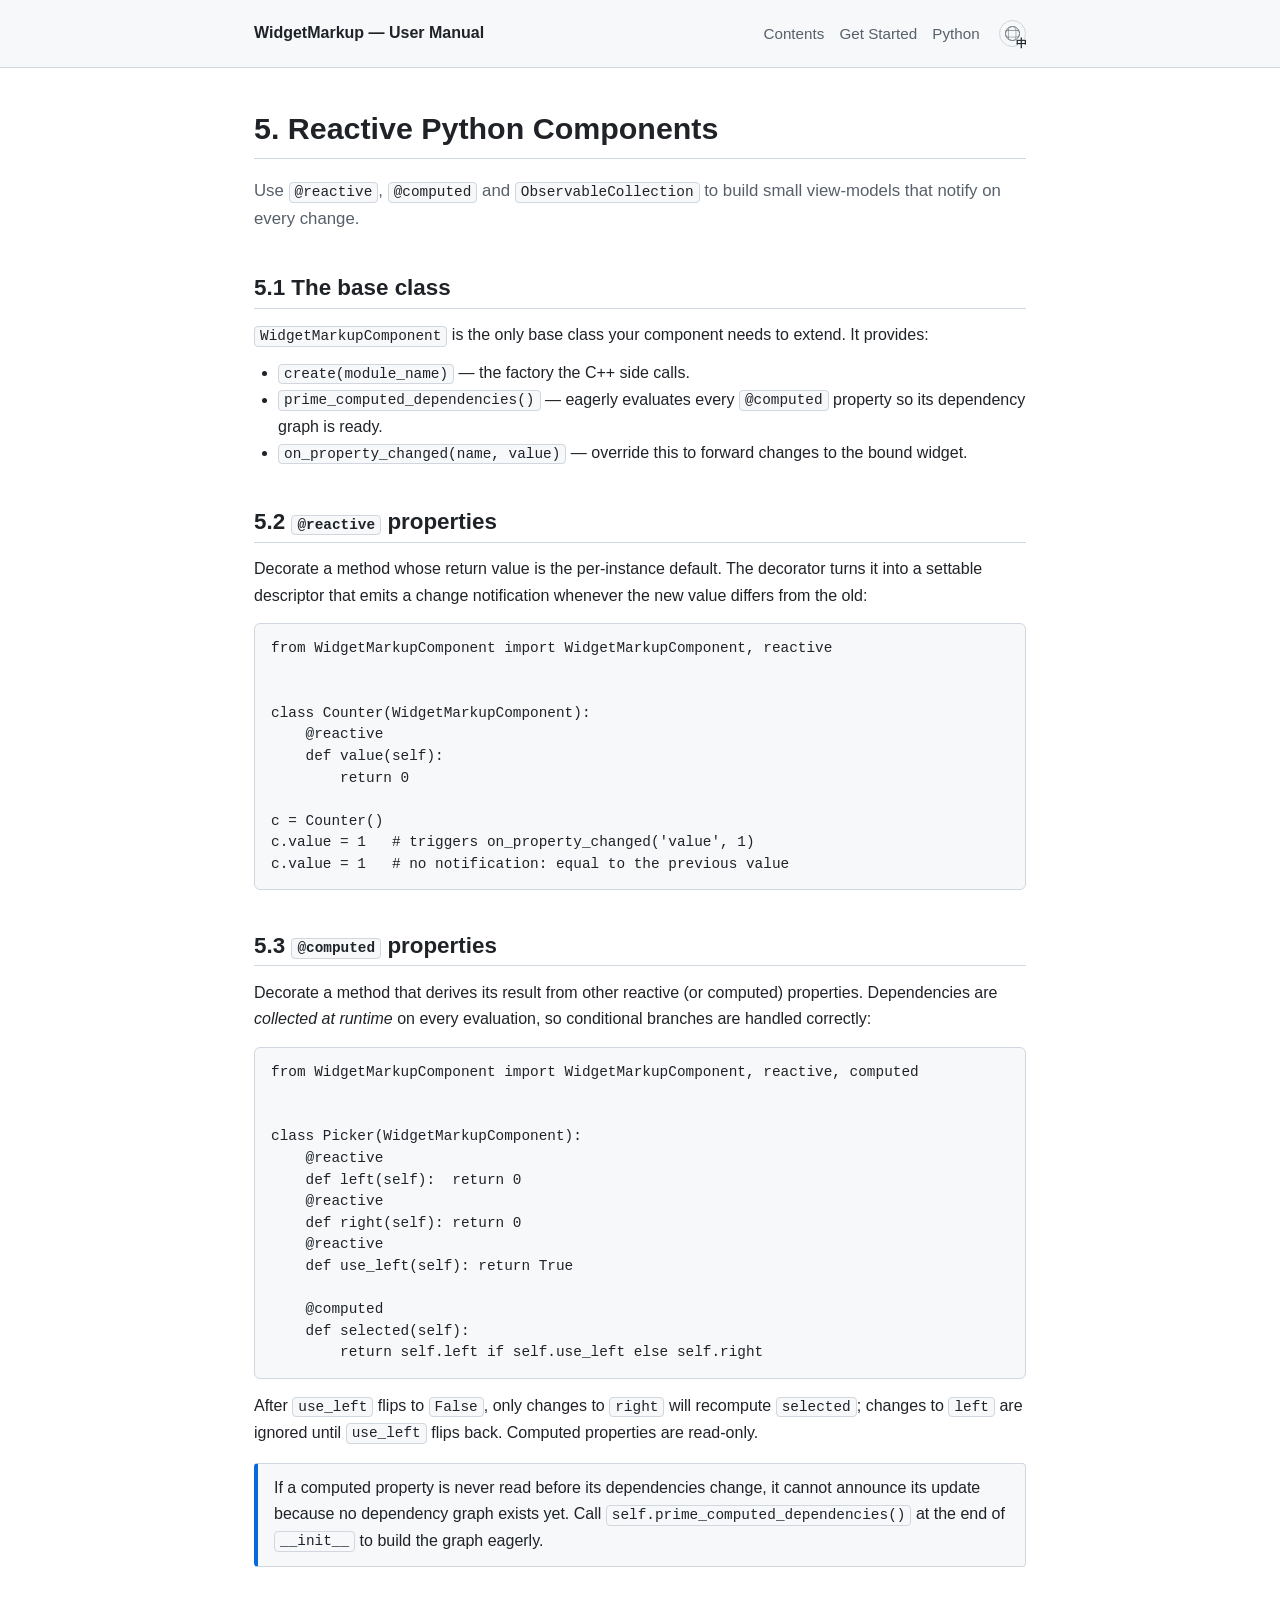
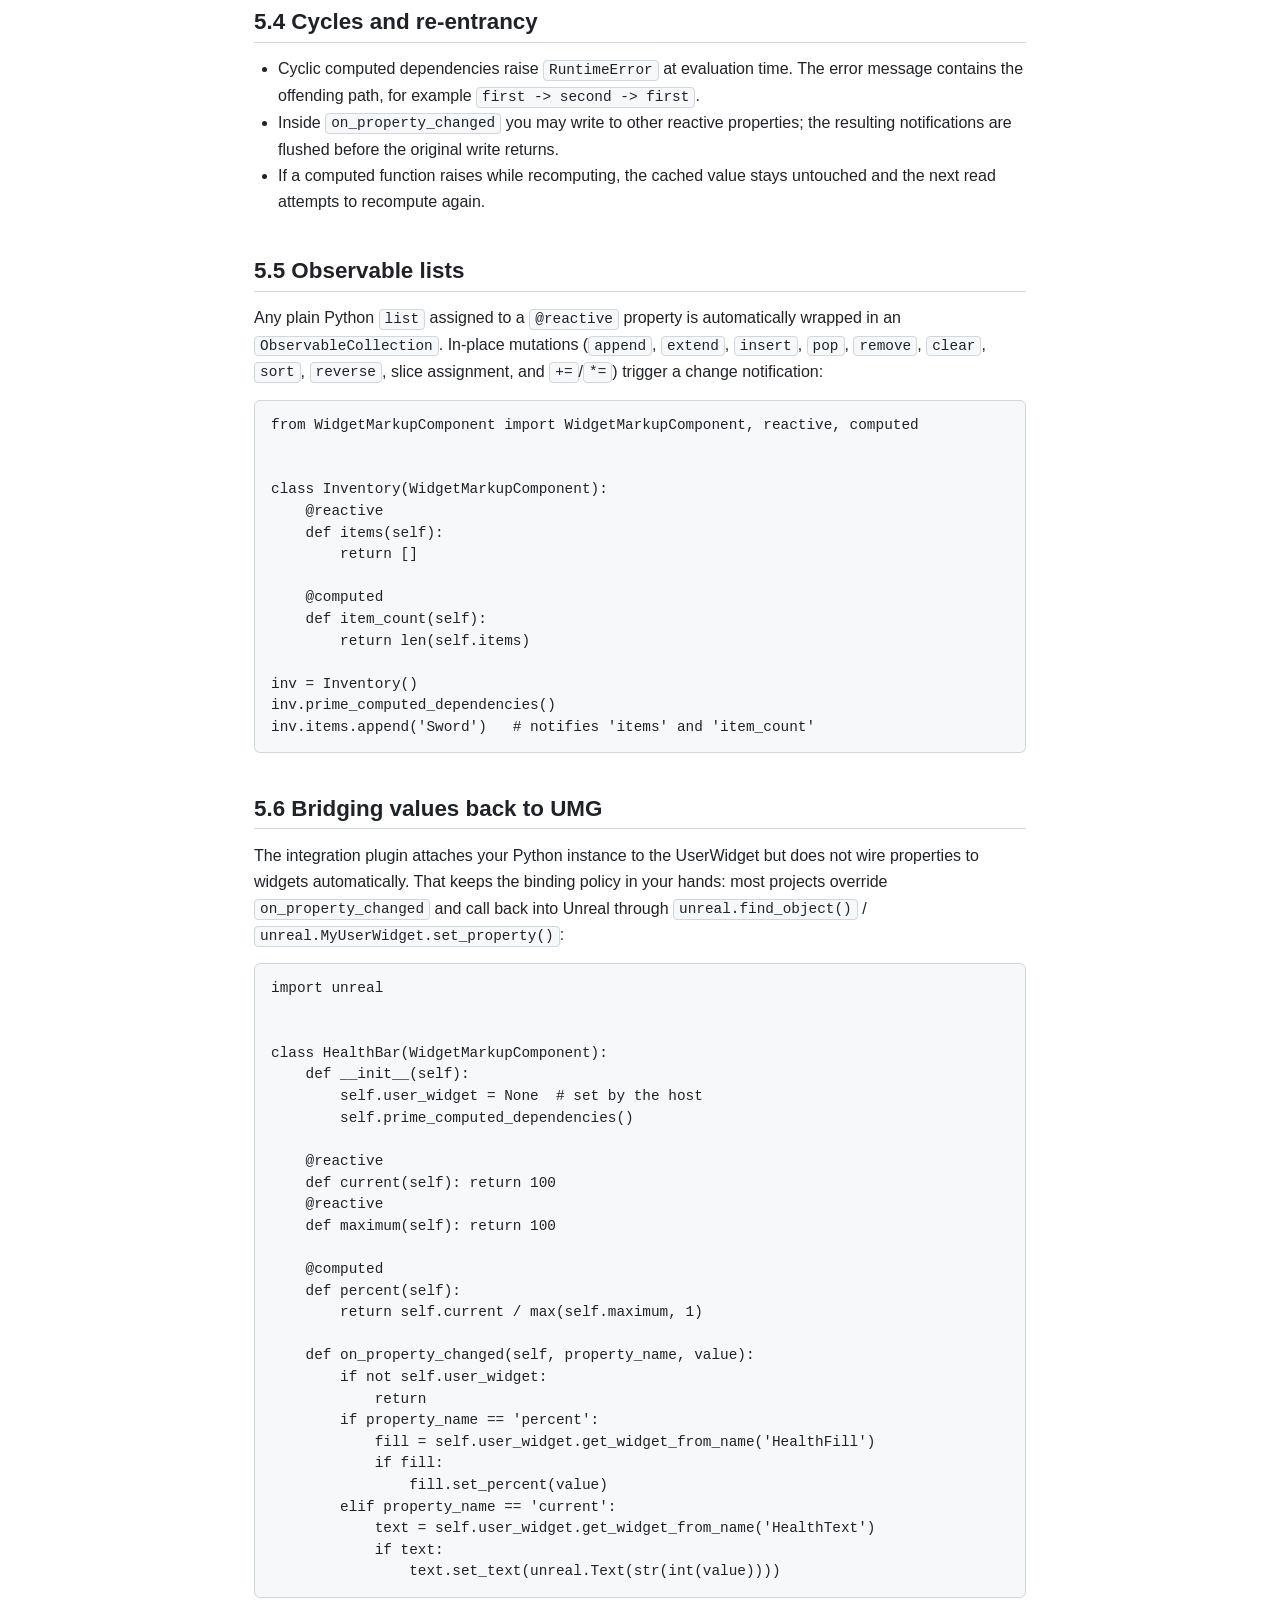
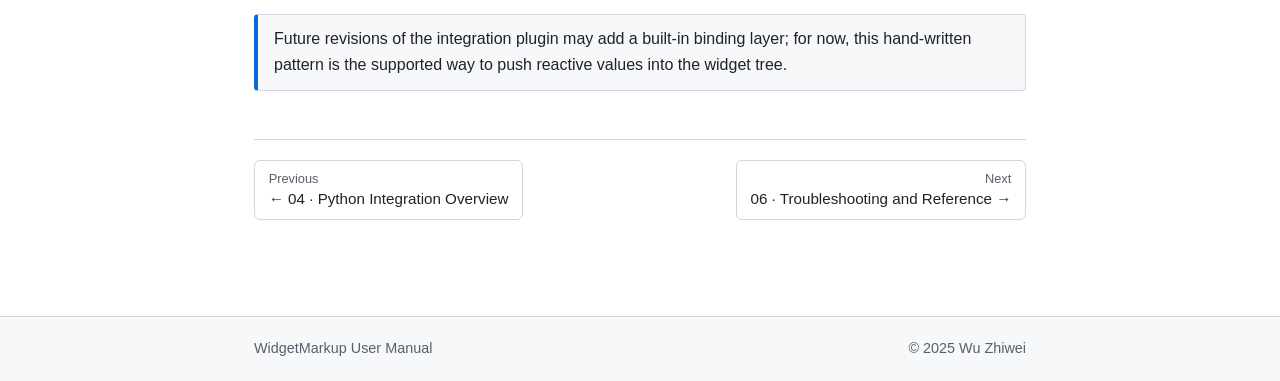
<file: UserManual/en/05-reactive-components.html>
﻿<!doctype html>
<html lang="en">
<head>
<meta charset="utf-8">
<meta name="viewport" content="width=device-width, initial-scale=1">
<title>05 &middot; Reactive Python Components &mdash; WidgetMarkup</title>
<link rel="stylesheet" href="../assets/styles.css">
</head>
<body>
<div id="manual-header"></div>
<main class="container">
    <h1>5. Reactive Python Components</h1>
    <p class="lead">
        Use <code>@reactive</code>, <code>@computed</code> and
        <code>ObservableCollection</code> to build small view-models that
        notify on every change.
    </p>

    <h2>5.1 The base class</h2>
    <p>
        <code>WidgetMarkupComponent</code> is the only base class your
        component needs to extend. It provides:
    </p>
    <ul>
        <li><code>create(module_name)</code> &mdash; the factory the C++ side calls.</li>
        <li><code>prime_computed_dependencies()</code> &mdash; eagerly evaluates every
            <code>@computed</code> property so its dependency graph is ready.</li>
        <li><code>on_property_changed(name, value)</code> &mdash; override this to
            forward changes to the bound widget.</li>
    </ul>

    <h2>5.2 <code>@reactive</code> properties</h2>
    <p>
        Decorate a method whose return value is the per-instance default.
        The decorator turns it into a settable descriptor that emits a
        change notification whenever the new value differs from the old:
    </p>
<pre><code>from WidgetMarkupComponent import WidgetMarkupComponent, reactive


class Counter(WidgetMarkupComponent):
    @reactive
    def value(self):
        return 0

c = Counter()
c.value = 1   # triggers on_property_changed('value', 1)
c.value = 1   # no notification: equal to the previous value
</code></pre>

    <h2>5.3 <code>@computed</code> properties</h2>
    <p>
        Decorate a method that derives its result from other reactive (or
        computed) properties. Dependencies are <em>collected at runtime</em>
        on every evaluation, so conditional branches are handled correctly:
    </p>
<pre><code>from WidgetMarkupComponent import WidgetMarkupComponent, reactive, computed


class Picker(WidgetMarkupComponent):
    @reactive
    def left(self):  return 0
    @reactive
    def right(self): return 0
    @reactive
    def use_left(self): return True

    @computed
    def selected(self):
        return self.left if self.use_left else self.right
</code></pre>
    <p>
        After <code>use_left</code> flips to <code>False</code>, only
        changes to <code>right</code> will recompute <code>selected</code>;
        changes to <code>left</code> are ignored until <code>use_left</code>
        flips back. Computed properties are read-only.
    </p>

    <div class="note">
        If a computed property is never read before its dependencies change,
        it cannot announce its update because no dependency graph exists
        yet. Call <code>self.prime_computed_dependencies()</code> at the end
        of <code>__init__</code> to build the graph eagerly.
    </div>

    <h2>5.4 Cycles and re-entrancy</h2>
    <ul>
        <li>Cyclic computed dependencies raise <code>RuntimeError</code> at
            evaluation time. The error message contains the offending path,
            for example <code>first -&gt; second -&gt; first</code>.</li>
        <li>Inside <code>on_property_changed</code> you may write to other
            reactive properties; the resulting notifications are flushed
            before the original write returns.</li>
        <li>If a computed function raises while recomputing, the cached
            value stays untouched and the next read attempts to recompute
            again.</li>
    </ul>

    <h2>5.5 Observable lists</h2>
    <p>
        Any plain Python <code>list</code> assigned to a
        <code>@reactive</code> property is automatically wrapped in an
        <code>ObservableCollection</code>. In-place mutations
        (<code>append</code>, <code>extend</code>, <code>insert</code>,
        <code>pop</code>, <code>remove</code>, <code>clear</code>,
        <code>sort</code>, <code>reverse</code>, slice assignment, and
        <code>+=</code>/<code>*=</code>) trigger a change notification:
    </p>
<pre><code>from WidgetMarkupComponent import WidgetMarkupComponent, reactive, computed


class Inventory(WidgetMarkupComponent):
    @reactive
    def items(self):
        return []

    @computed
    def item_count(self):
        return len(self.items)

inv = Inventory()
inv.prime_computed_dependencies()
inv.items.append('Sword')   # notifies 'items' and 'item_count'
</code></pre>

    <h2>5.6 Bridging values back to UMG</h2>
    <p>
        The integration plugin attaches your Python instance to the
        UserWidget but does not wire properties to widgets automatically.
        That keeps the binding policy in your hands: most projects override
        <code>on_property_changed</code> and call back into Unreal through
        <code>unreal.find_object()</code> /
        <code>unreal.MyUserWidget.set_property()</code>:
    </p>
<pre><code>import unreal


class HealthBar(WidgetMarkupComponent):
    def __init__(self):
        self.user_widget = None  # set by the host
        self.prime_computed_dependencies()

    @reactive
    def current(self): return 100
    @reactive
    def maximum(self): return 100

    @computed
    def percent(self):
        return self.current / max(self.maximum, 1)

    def on_property_changed(self, property_name, value):
        if not self.user_widget:
            return
        if property_name == 'percent':
            fill = self.user_widget.get_widget_from_name('HealthFill')
            if fill:
                fill.set_percent(value)
        elif property_name == 'current':
            text = self.user_widget.get_widget_from_name('HealthText')
            if text:
                text.set_text(unreal.Text(str(int(value))))
</code></pre>
    <div class="note">
        Future revisions of the integration plugin may add a built-in
        binding layer; for now, this hand-written pattern is the supported
        way to push reactive values into the widget tree.
    </div>

    <nav class="pager">
        <a class="prev" href="04-python-integration.html">
            <span class="label">Previous</span>
            &larr; 04 &middot; Python Integration Overview
        </a>
        <a class="next" href="06-troubleshooting.html">
            <span class="label">Next</span>
            06 &middot; Troubleshooting and Reference &rarr;
        </a>
    </nav>
</main>
<div id="manual-footer"></div>
<script src="../assets/manual-shell.js"></script>
</body>
</html>
</file>
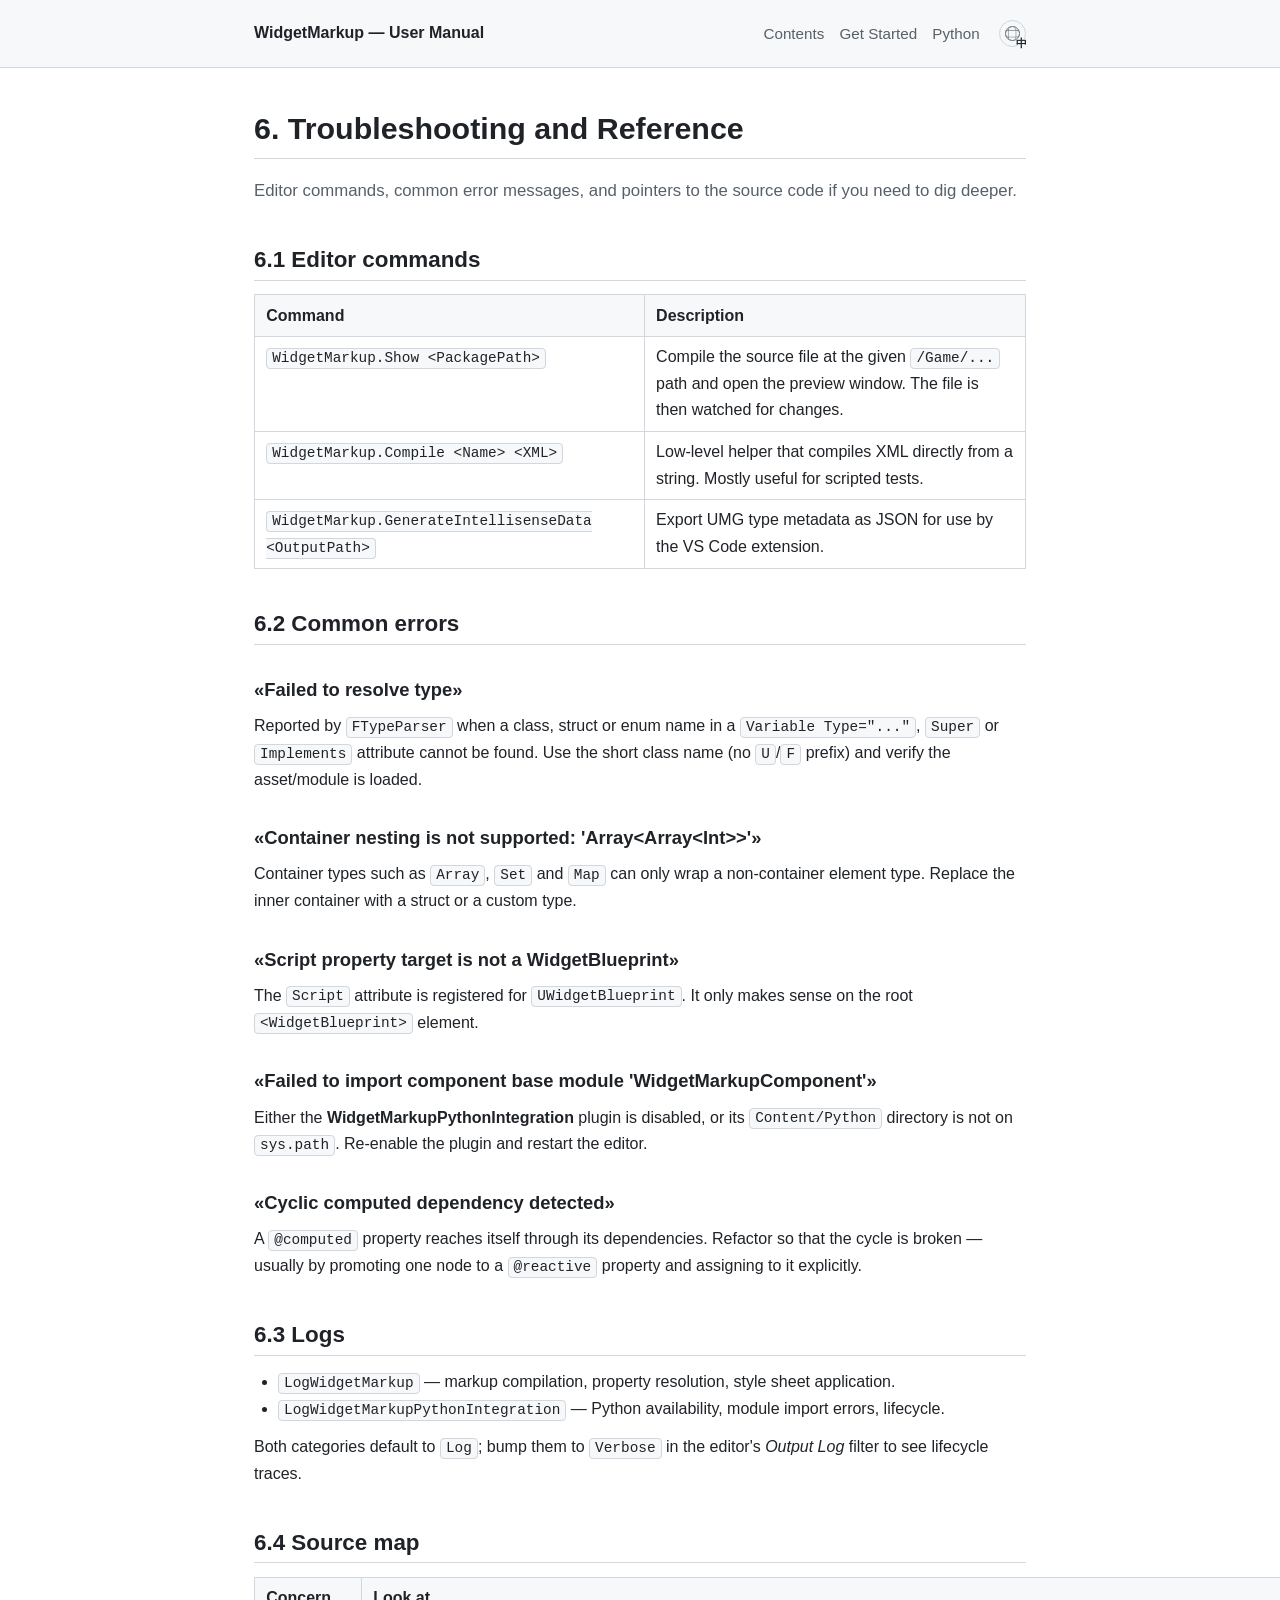
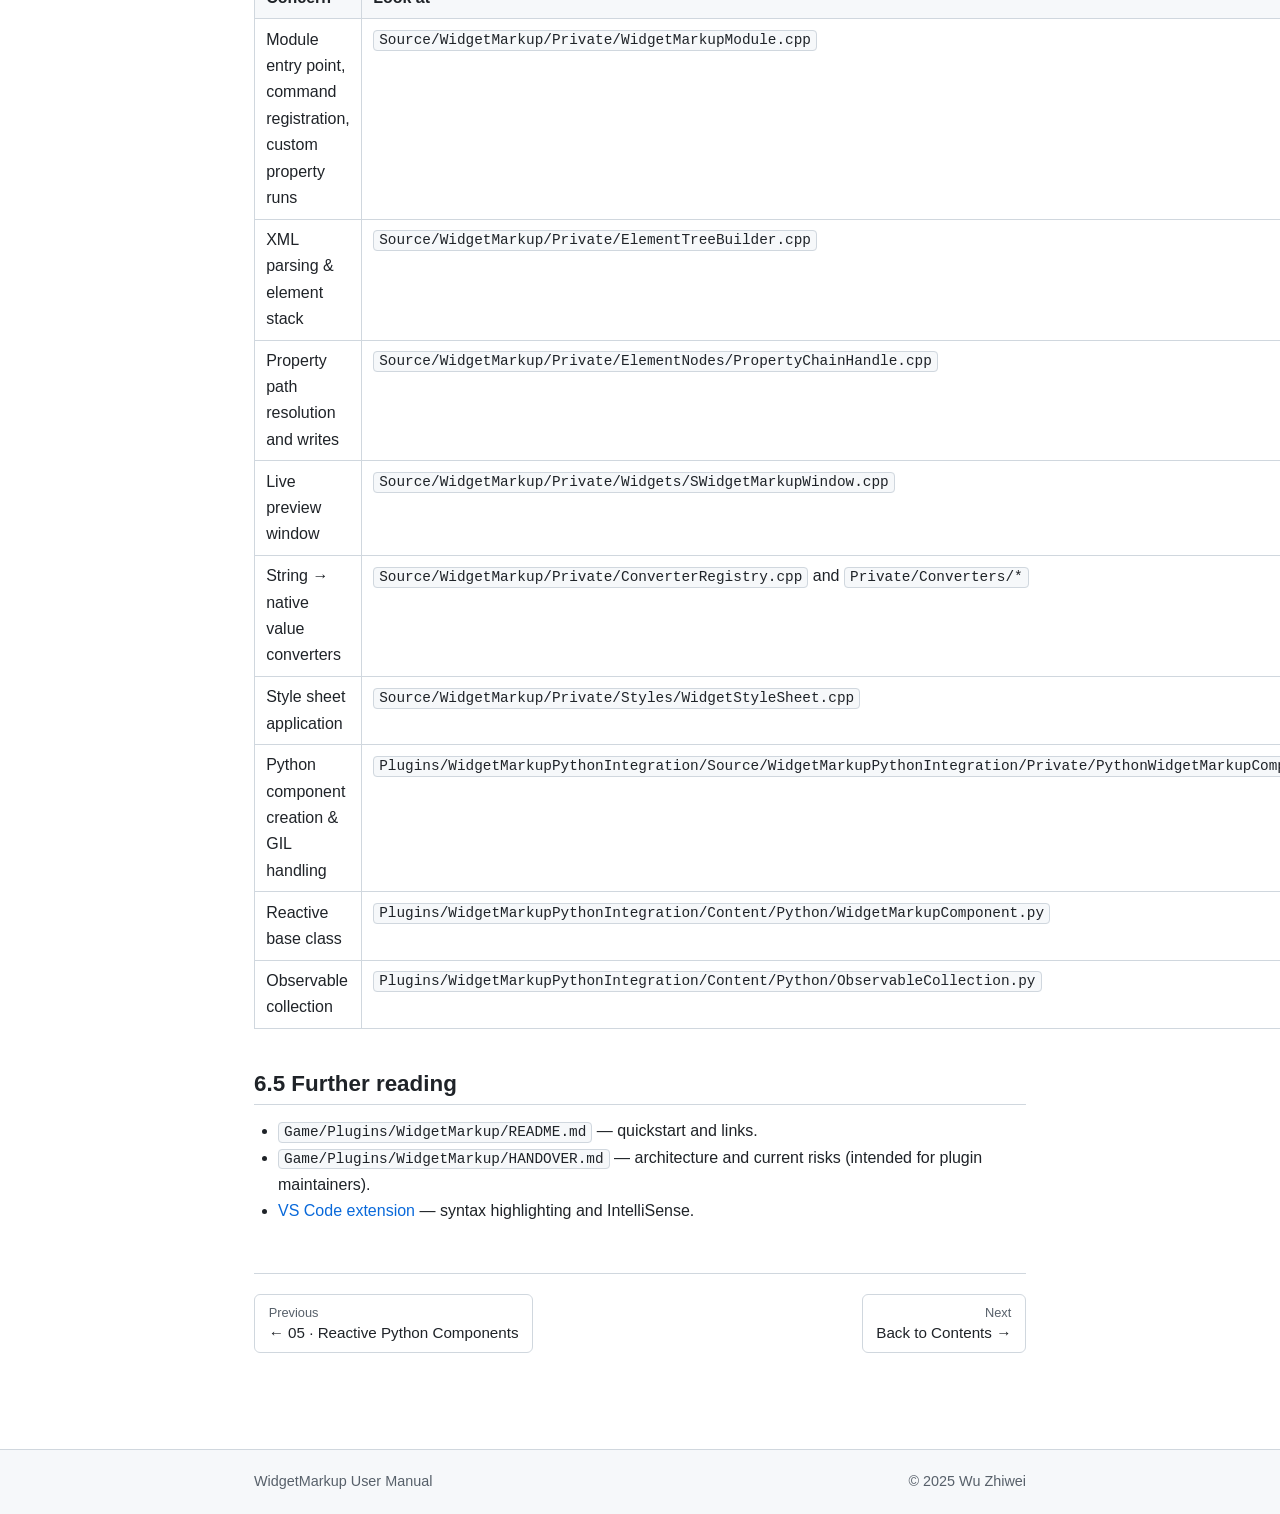
<file: UserManual/en/06-troubleshooting.html>
﻿<!doctype html>
<html lang="en">
<head>
<meta charset="utf-8">
<meta name="viewport" content="width=device-width, initial-scale=1">
<title>06 &middot; Troubleshooting and Reference &mdash; WidgetMarkup</title>
<link rel="stylesheet" href="../assets/styles.css">
</head>
<body>
<div id="manual-header"></div>
<main class="container">
    <h1>6. Troubleshooting and Reference</h1>
    <p class="lead">
        Editor commands, common error messages, and pointers to the source
        code if you need to dig deeper.
    </p>

    <h2>6.1 Editor commands</h2>
    <table>
        <thead>
            <tr><th>Command</th><th>Description</th></tr>
        </thead>
        <tbody>
            <tr>
                <td><code>WidgetMarkup.Show &lt;PackagePath&gt;</code></td>
                <td>Compile the source file at the given <code>/Game/...</code> path and open the preview window. The file is then watched for changes.</td>
            </tr>
            <tr>
                <td><code>WidgetMarkup.Compile &lt;Name&gt; &lt;XML&gt;</code></td>
                <td>Low-level helper that compiles XML directly from a string. Mostly useful for scripted tests.</td>
            </tr>
            <tr>
                <td><code>WidgetMarkup.GenerateIntellisenseData &lt;OutputPath&gt;</code></td>
                <td>Export UMG type metadata as JSON for use by the VS Code extension.</td>
            </tr>
        </tbody>
    </table>

    <h2>6.2 Common errors</h2>

    <h3>&laquo;Failed to resolve type&raquo;</h3>
    <p>
        Reported by <code>FTypeParser</code> when a class, struct or enum
        name in a <code>Variable Type=&quot;...&quot;</code>,
        <code>Super</code> or <code>Implements</code> attribute cannot be
        found. Use the short class name (no <code>U</code>/<code>F</code>
        prefix) and verify the asset/module is loaded.
    </p>

    <h3>&laquo;Container nesting is not supported: 'Array&lt;Array&lt;Int&gt;&gt;'&raquo;</h3>
    <p>
        Container types such as <code>Array</code>, <code>Set</code> and
        <code>Map</code> can only wrap a non-container element type. Replace
        the inner container with a struct or a custom type.
    </p>

    <h3>&laquo;Script property target is not a WidgetBlueprint&raquo;</h3>
    <p>
        The <code>Script</code> attribute is registered for
        <code>UWidgetBlueprint</code>. It only makes sense on the root
        <code>&lt;WidgetBlueprint&gt;</code> element.
    </p>

    <h3>&laquo;Failed to import component base module 'WidgetMarkupComponent'&raquo;</h3>
    <p>
        Either the <strong>WidgetMarkupPythonIntegration</strong> plugin is
        disabled, or its <code>Content/Python</code> directory is not on
        <code>sys.path</code>. Re-enable the plugin and restart the editor.
    </p>

    <h3>&laquo;Cyclic computed dependency detected&raquo;</h3>
    <p>
        A <code>@computed</code> property reaches itself through its
        dependencies. Refactor so that the cycle is broken &mdash; usually by
        promoting one node to a <code>@reactive</code> property and
        assigning to it explicitly.
    </p>

    <h2>6.3 Logs</h2>
    <ul>
        <li><code>LogWidgetMarkup</code> &mdash; markup compilation, property
            resolution, style sheet application.</li>
        <li><code>LogWidgetMarkupPythonIntegration</code> &mdash; Python
            availability, module import errors, lifecycle.</li>
    </ul>
    <p>
        Both categories default to <code>Log</code>; bump them to
        <code>Verbose</code> in the editor's <em>Output Log</em> filter to
        see lifecycle traces.
    </p>

    <h2>6.4 Source map</h2>
    <table>
        <thead>
            <tr><th>Concern</th><th>Look at</th></tr>
        </thead>
        <tbody>
            <tr><td>Module entry point, command registration, custom property runs</td>
                <td><code>Source/WidgetMarkup/Private/WidgetMarkupModule.cpp</code></td></tr>
            <tr><td>XML parsing &amp; element stack</td>
                <td><code>Source/WidgetMarkup/Private/ElementTreeBuilder.cpp</code></td></tr>
            <tr><td>Property path resolution and writes</td>
                <td><code>Source/WidgetMarkup/Private/ElementNodes/PropertyChainHandle.cpp</code></td></tr>
            <tr><td>Live preview window</td>
                <td><code>Source/WidgetMarkup/Private/Widgets/SWidgetMarkupWindow.cpp</code></td></tr>
            <tr><td>String &rarr; native value converters</td>
                <td><code>Source/WidgetMarkup/Private/ConverterRegistry.cpp</code> and <code>Private/Converters/*</code></td></tr>
            <tr><td>Style sheet application</td>
                <td><code>Source/WidgetMarkup/Private/Styles/WidgetStyleSheet.cpp</code></td></tr>
            <tr><td>Python component creation &amp; GIL handling</td>
                <td><code>Plugins/WidgetMarkupPythonIntegration/Source/WidgetMarkupPythonIntegration/Private/PythonWidgetMarkupComponent.cpp</code></td></tr>
            <tr><td>Reactive base class</td>
                <td><code>Plugins/WidgetMarkupPythonIntegration/Content/Python/WidgetMarkupComponent.py</code></td></tr>
            <tr><td>Observable collection</td>
                <td><code>Plugins/WidgetMarkupPythonIntegration/Content/Python/ObservableCollection.py</code></td></tr>
        </tbody>
    </table>

    <h2>6.5 Further reading</h2>
    <ul>
        <li><code>Game/Plugins/WidgetMarkup/README.md</code> &mdash; quickstart and links.</li>
        <li><code>Game/Plugins/WidgetMarkup/HANDOVER.md</code> &mdash; architecture and current risks
            (intended for plugin maintainers).</li>
        <li>
            <a href="https://github.com/9087/Unreal.WidgetMarkup.VSC">VS Code extension</a>
            &mdash; syntax highlighting and IntelliSense.
        </li>
    </ul>

    <nav class="pager">
        <a class="prev" href="05-reactive-components.html">
            <span class="label">Previous</span>
            &larr; 05 &middot; Reactive Python Components
        </a>
        <a class="next" href="index.html">
            <span class="label">Next</span>
            Back to Contents &rarr;
        </a>
    </nav>
</main>
<div id="manual-footer"></div>
<script src="../assets/manual-shell.js"></script>
</body>
</html>
</file>
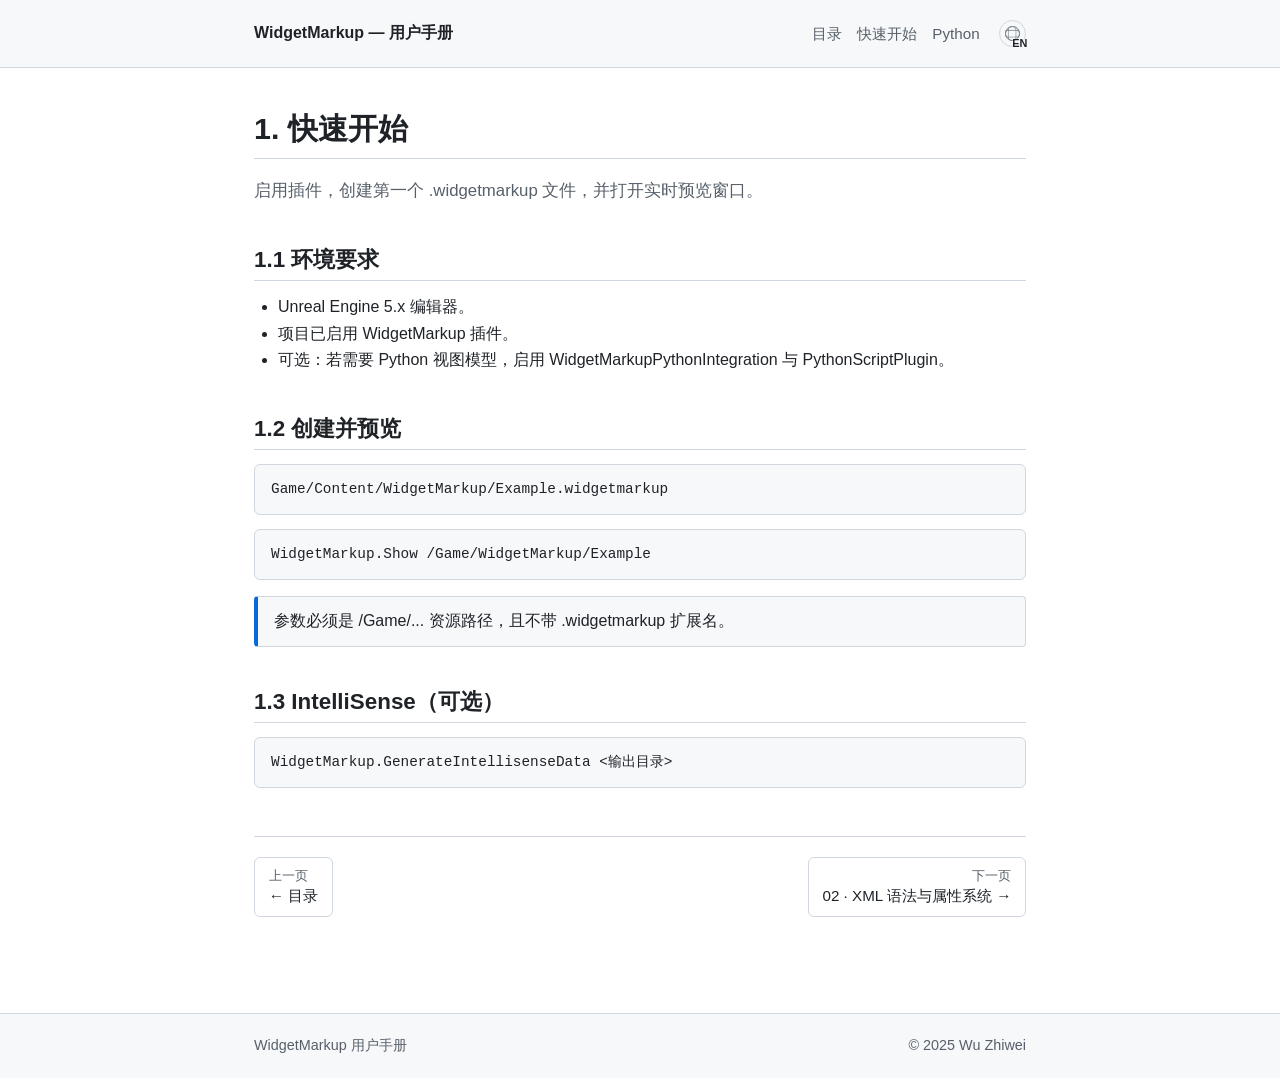
<file: UserManual/zh-cn/01-getting-started.html>
﻿<!doctype html>
<html lang="zh-CN">
<head>
<meta charset="utf-8">
<meta name="viewport" content="width=device-width, initial-scale=1">
<title>01 &middot; 快速开始 &mdash; WidgetMarkup</title>
<link rel="stylesheet" href="../assets/styles.css">
</head>
<body>
<div id="manual-header"></div>
<main class="container">
    <h1>1. 快速开始</h1>
    <p class="lead">启用插件，创建第一个 .widgetmarkup 文件，并打开实时预览窗口。</p>
    <h2>1.1 环境要求</h2>
    <ul>
        <li>Unreal Engine 5.x 编辑器。</li>
        <li>项目已启用 WidgetMarkup 插件。</li>
        <li>可选：若需要 Python 视图模型，启用 WidgetMarkupPythonIntegration 与 PythonScriptPlugin。</li>
    </ul>

    <h2>1.2 创建并预览</h2>
    <pre><code>Game/Content/WidgetMarkup/Example.widgetmarkup</code></pre>
    <pre><code>WidgetMarkup.Show /Game/WidgetMarkup/Example</code></pre>
    <div class="note">参数必须是 /Game/... 资源路径，且不带 .widgetmarkup 扩展名。</div>

    <h2>1.3 IntelliSense（可选）</h2>
    <pre><code>WidgetMarkup.GenerateIntellisenseData &lt;输出目录&gt;</code></pre>

    <nav class="pager">
        <a class="prev" href="index.html"><span class="label">上一页</span>&larr; 目录</a>
        <a class="next" href="02-xml-syntax.html"><span class="label">下一页</span>02 &middot; XML 语法与属性系统 &rarr;</a>
    </nav>
</main>
<div id="manual-footer"></div>
<script src="../assets/manual-shell.js"></script>
</body>
</html>
</file>
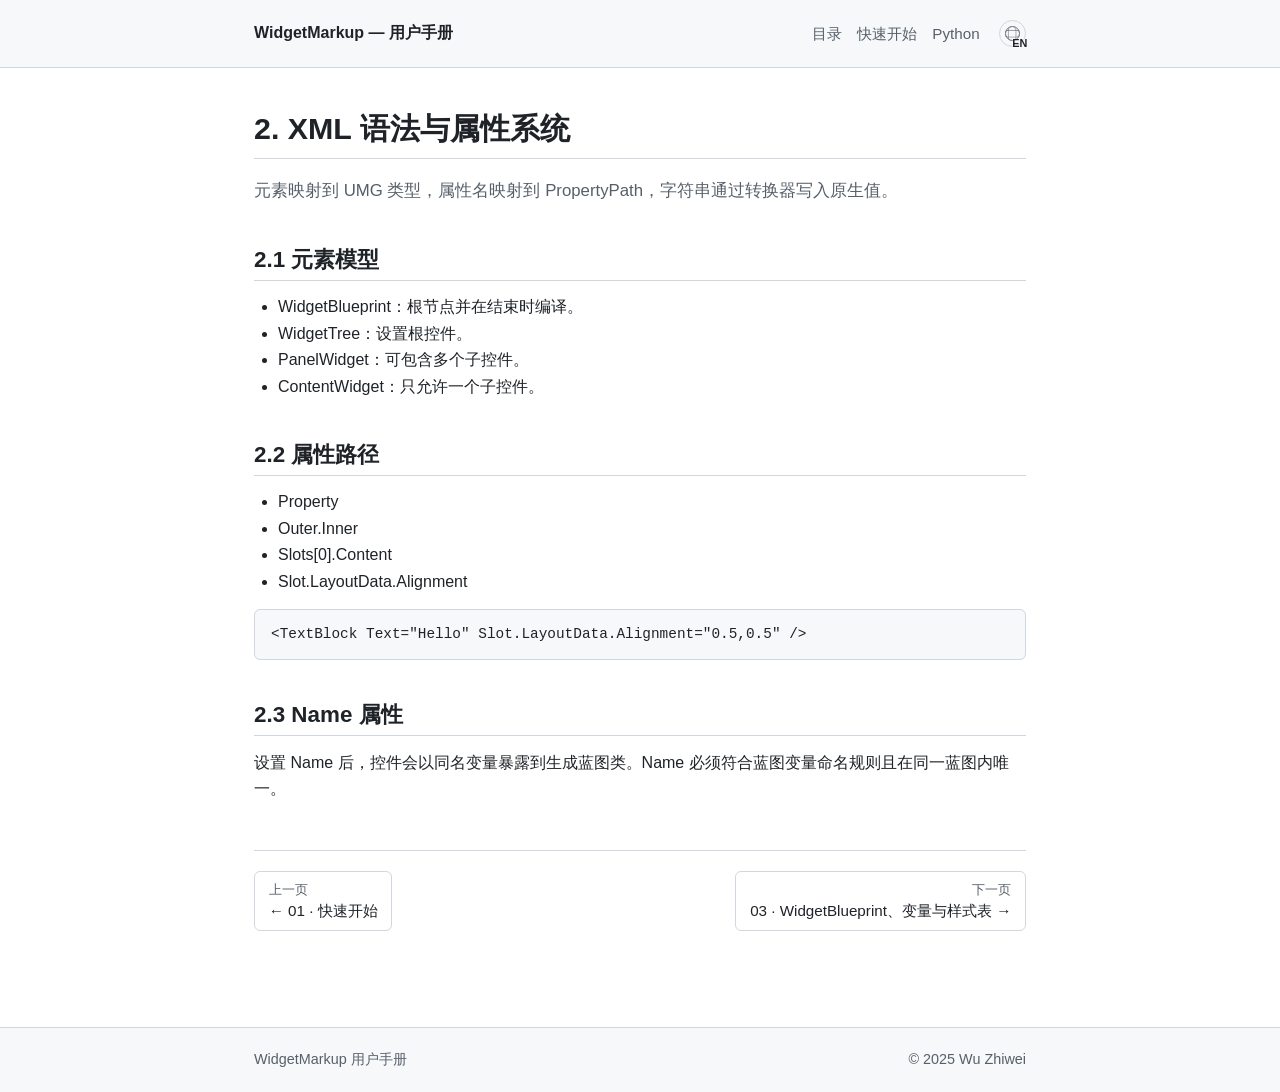
<file: UserManual/zh-cn/02-xml-syntax.html>
﻿<!doctype html>
<html lang="zh-CN">
<head>
<meta charset="utf-8">
<meta name="viewport" content="width=device-width, initial-scale=1">
<title>02 · XML 语法与属性系统 — WidgetMarkup</title>
<link rel="stylesheet" href="../assets/styles.css">
</head>
<body>
<div id="manual-header"></div>
<main class="container">
    <h1>2. XML 语法与属性系统</h1>
    <p class="lead">元素映射到 UMG 类型，属性名映射到 PropertyPath，字符串通过转换器写入原生值。</p>
    <h2>2.1 元素模型</h2>
    <ul>
        <li>WidgetBlueprint：根节点并在结束时编译。</li>
        <li>WidgetTree：设置根控件。</li>
        <li>PanelWidget：可包含多个子控件。</li>
        <li>ContentWidget：只允许一个子控件。</li>
    </ul>
    <h2>2.2 属性路径</h2>
    <ul>
        <li>Property</li>
        <li>Outer.Inner</li>
        <li>Slots[0].Content</li>
        <li>Slot.LayoutData.Alignment</li>
    </ul>
    <pre><code>&lt;TextBlock Text="Hello" Slot.LayoutData.Alignment="0.5,0.5" /&gt;</code></pre>
    <h2>2.3 Name 属性</h2>
    <p>设置 Name 后，控件会以同名变量暴露到生成蓝图类。Name 必须符合蓝图变量命名规则且在同一蓝图内唯一。</p>

    <nav class="pager">
        <a class="prev" href="01-getting-started.html"><span class="label">上一页</span>&larr; 01 · 快速开始</a>
        <a class="next" href="03-blueprint-and-styles.html"><span class="label">下一页</span>03 · WidgetBlueprint、变量与样式表 &rarr;</a>
    </nav>
</main>
<div id="manual-footer"></div>
<script src="../assets/manual-shell.js"></script>
</body>
</html>
</file>
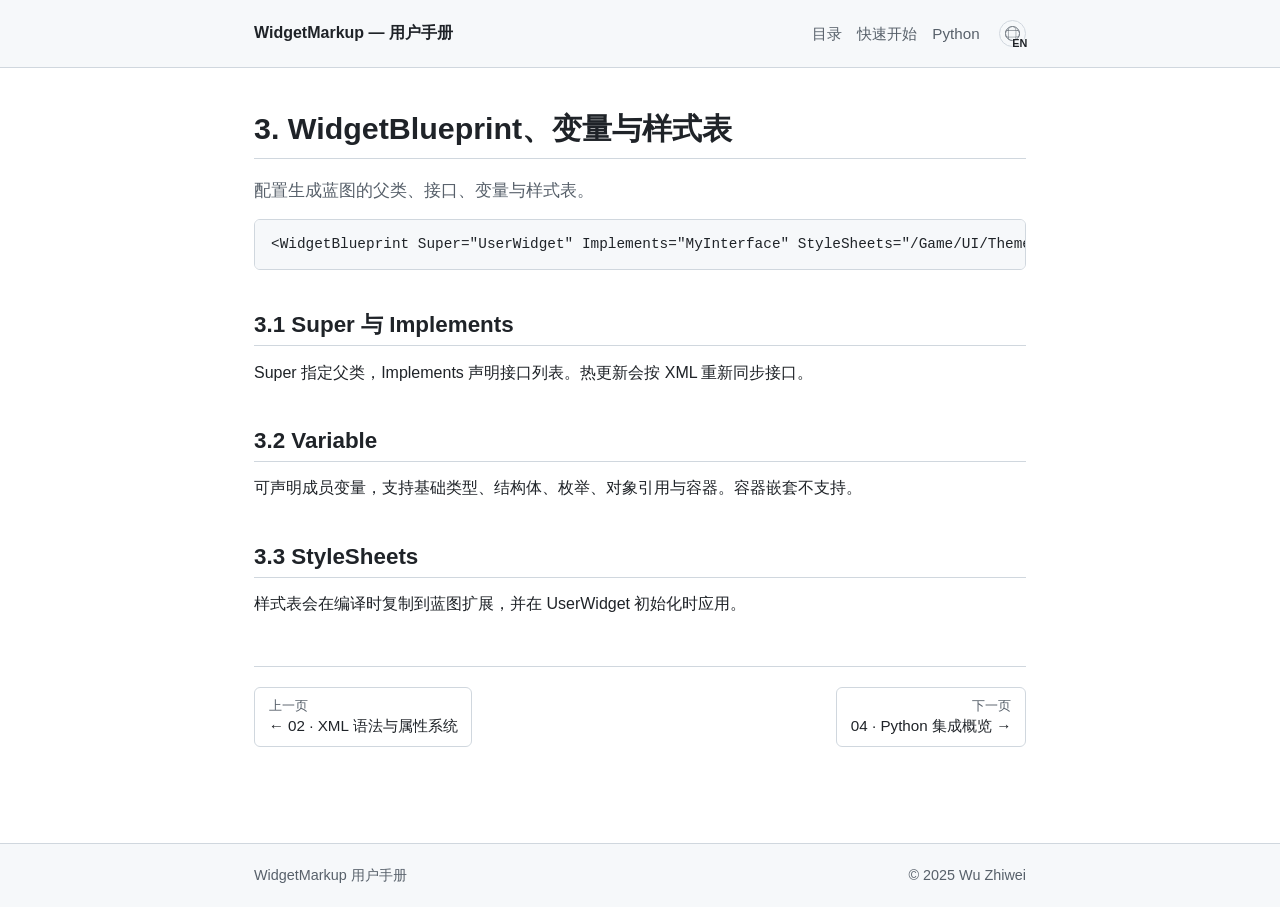
<file: UserManual/zh-cn/03-blueprint-and-styles.html>
﻿<!doctype html>
<html lang="zh-CN">
<head>
<meta charset="utf-8">
<meta name="viewport" content="width=device-width, initial-scale=1">
<title>03 · WidgetBlueprint、变量与样式表 — WidgetMarkup</title>
<link rel="stylesheet" href="../assets/styles.css">
</head>
<body>
<div id="manual-header"></div>
<main class="container">
    <h1>3. WidgetBlueprint、变量与样式表</h1>
    <p class="lead">配置生成蓝图的父类、接口、变量与样式表。</p>
    <pre><code>&lt;WidgetBlueprint Super="UserWidget" Implements="MyInterface" StyleSheets="/Game/UI/Themes/DarkTheme"&gt;...&lt;/WidgetBlueprint&gt;</code></pre>
    <h2>3.1 Super 与 Implements</h2>
    <p>Super 指定父类，Implements 声明接口列表。热更新会按 XML 重新同步接口。</p>
    <h2>3.2 Variable</h2>
    <p>可声明成员变量，支持基础类型、结构体、枚举、对象引用与容器。容器嵌套不支持。</p>
    <h2>3.3 StyleSheets</h2>
    <p>样式表会在编译时复制到蓝图扩展，并在 UserWidget 初始化时应用。</p>

    <nav class="pager">
        <a class="prev" href="02-xml-syntax.html"><span class="label">上一页</span>&larr; 02 · XML 语法与属性系统</a>
        <a class="next" href="04-python-integration.html"><span class="label">下一页</span>04 · Python 集成概览 &rarr;</a>
    </nav>
</main>
<div id="manual-footer"></div>
<script src="../assets/manual-shell.js"></script>
</body>
</html>
</file>
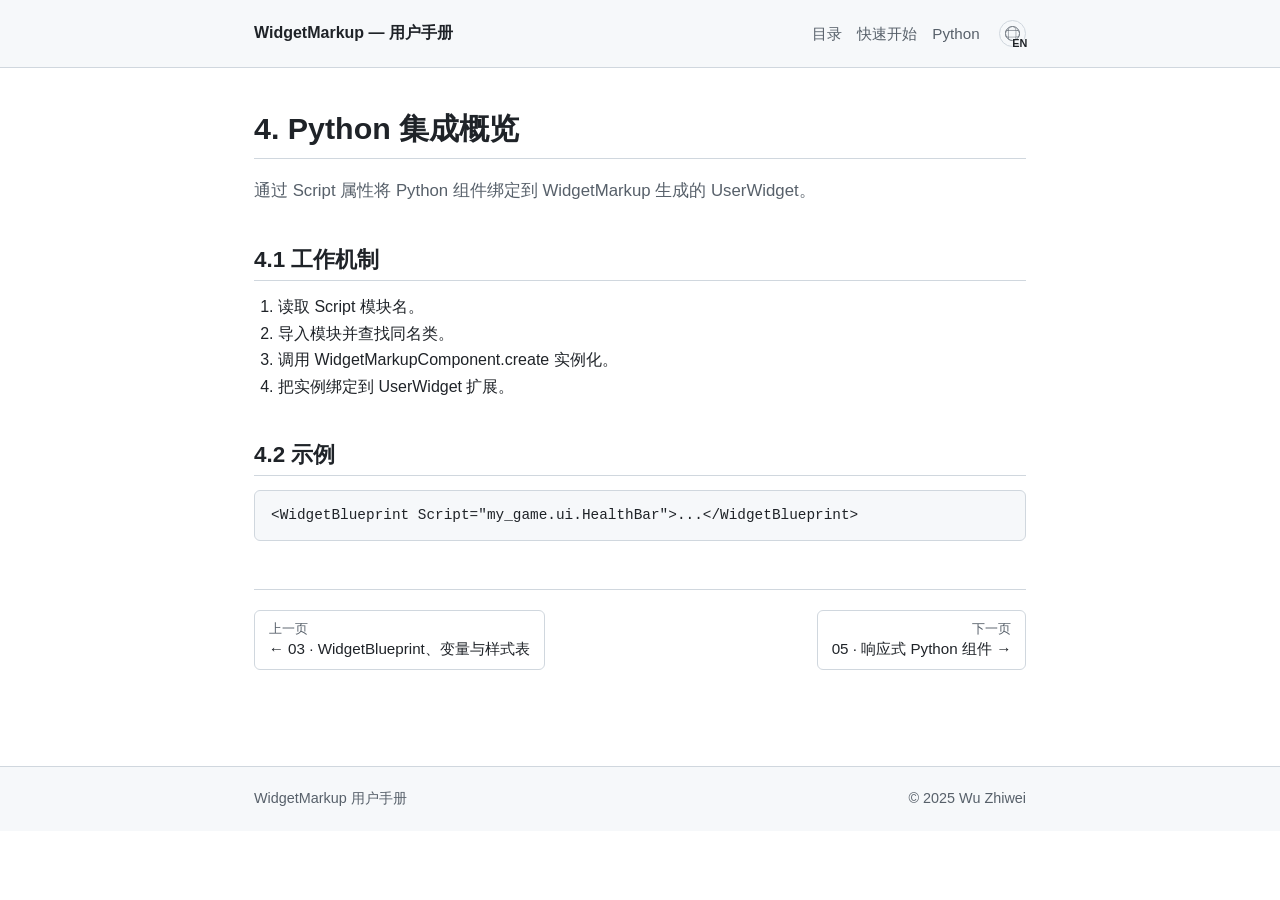
<file: UserManual/zh-cn/04-python-integration.html>
﻿<!doctype html>
<html lang="zh-CN">
<head>
<meta charset="utf-8">
<meta name="viewport" content="width=device-width, initial-scale=1">
<title>04 · Python 集成概览 — WidgetMarkup</title>
<link rel="stylesheet" href="../assets/styles.css">
</head>
<body>
<div id="manual-header"></div>
<main class="container">
    <h1>4. Python 集成概览</h1>
    <p class="lead">通过 Script 属性将 Python 组件绑定到 WidgetMarkup 生成的 UserWidget。</p>
    <h2>4.1 工作机制</h2>
    <ol>
        <li>读取 Script 模块名。</li>
        <li>导入模块并查找同名类。</li>
        <li>调用 WidgetMarkupComponent.create 实例化。</li>
        <li>把实例绑定到 UserWidget 扩展。</li>
    </ol>
    <h2>4.2 示例</h2>
    <pre><code>&lt;WidgetBlueprint Script="my_game.ui.HealthBar"&gt;...&lt;/WidgetBlueprint&gt;</code></pre>

    <nav class="pager">
        <a class="prev" href="03-blueprint-and-styles.html"><span class="label">上一页</span>&larr; 03 · WidgetBlueprint、变量与样式表</a>
        <a class="next" href="05-reactive-components.html"><span class="label">下一页</span>05 · 响应式 Python 组件 &rarr;</a>
    </nav>
</main>
<div id="manual-footer"></div>
<script src="../assets/manual-shell.js"></script>
</body>
</html>
</file>
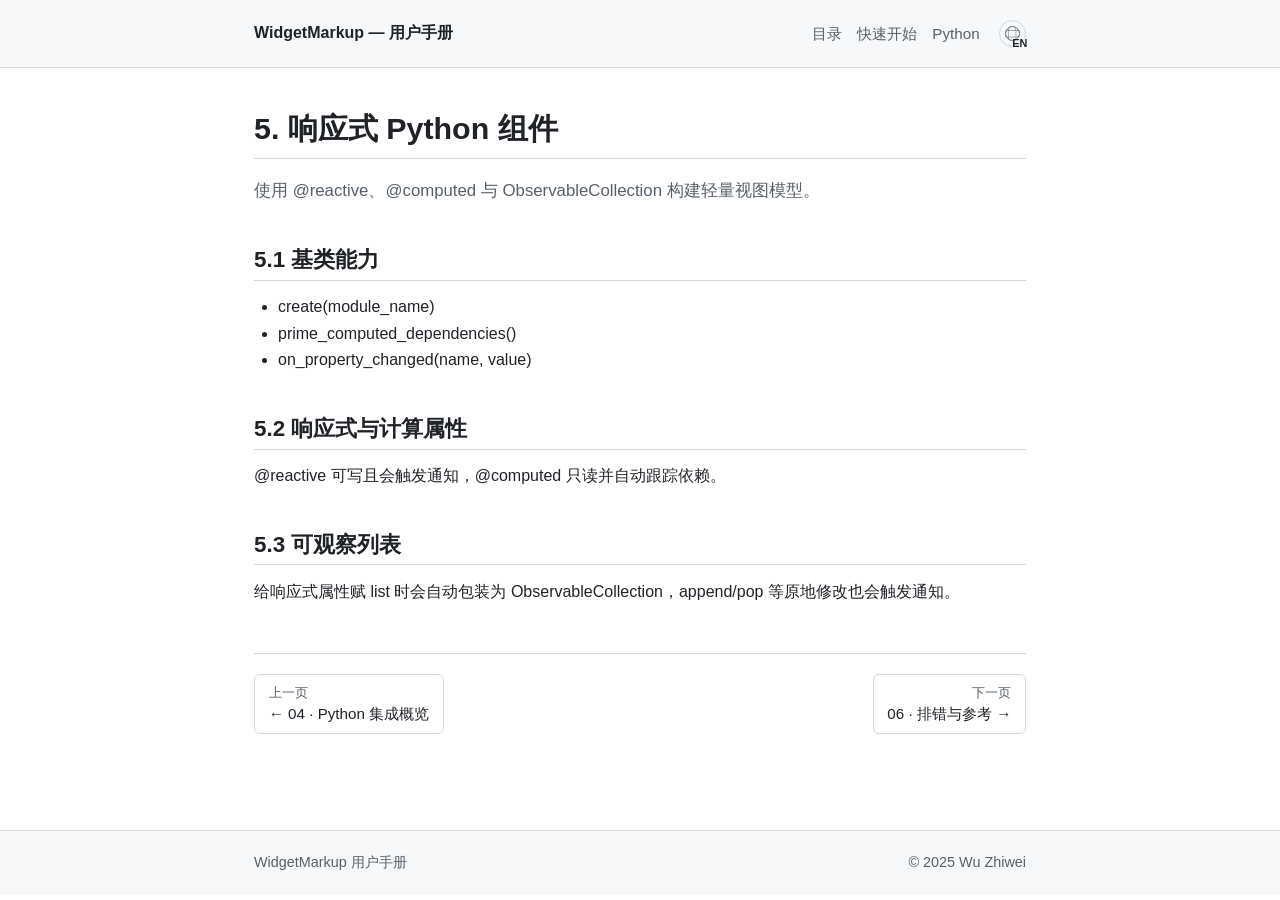
<file: UserManual/zh-cn/05-reactive-components.html>
﻿<!doctype html>
<html lang="zh-CN">
<head>
<meta charset="utf-8">
<meta name="viewport" content="width=device-width, initial-scale=1">
<title>05 · 响应式 Python 组件 — WidgetMarkup</title>
<link rel="stylesheet" href="../assets/styles.css">
</head>
<body>
<div id="manual-header"></div>
<main class="container">
    <h1>5. 响应式 Python 组件</h1>
    <p class="lead">使用 @reactive、@computed 与 ObservableCollection 构建轻量视图模型。</p>
    <h2>5.1 基类能力</h2>
    <ul>
        <li>create(module_name)</li>
        <li>prime_computed_dependencies()</li>
        <li>on_property_changed(name, value)</li>
    </ul>
    <h2>5.2 响应式与计算属性</h2>
    <p>@reactive 可写且会触发通知，@computed 只读并自动跟踪依赖。</p>
    <h2>5.3 可观察列表</h2>
    <p>给响应式属性赋 list 时会自动包装为 ObservableCollection，append/pop 等原地修改也会触发通知。</p>

    <nav class="pager">
        <a class="prev" href="04-python-integration.html"><span class="label">上一页</span>&larr; 04 · Python 集成概览</a>
        <a class="next" href="06-troubleshooting.html"><span class="label">下一页</span>06 · 排错与参考 &rarr;</a>
    </nav>
</main>
<div id="manual-footer"></div>
<script src="../assets/manual-shell.js"></script>
</body>
</html>
</file>
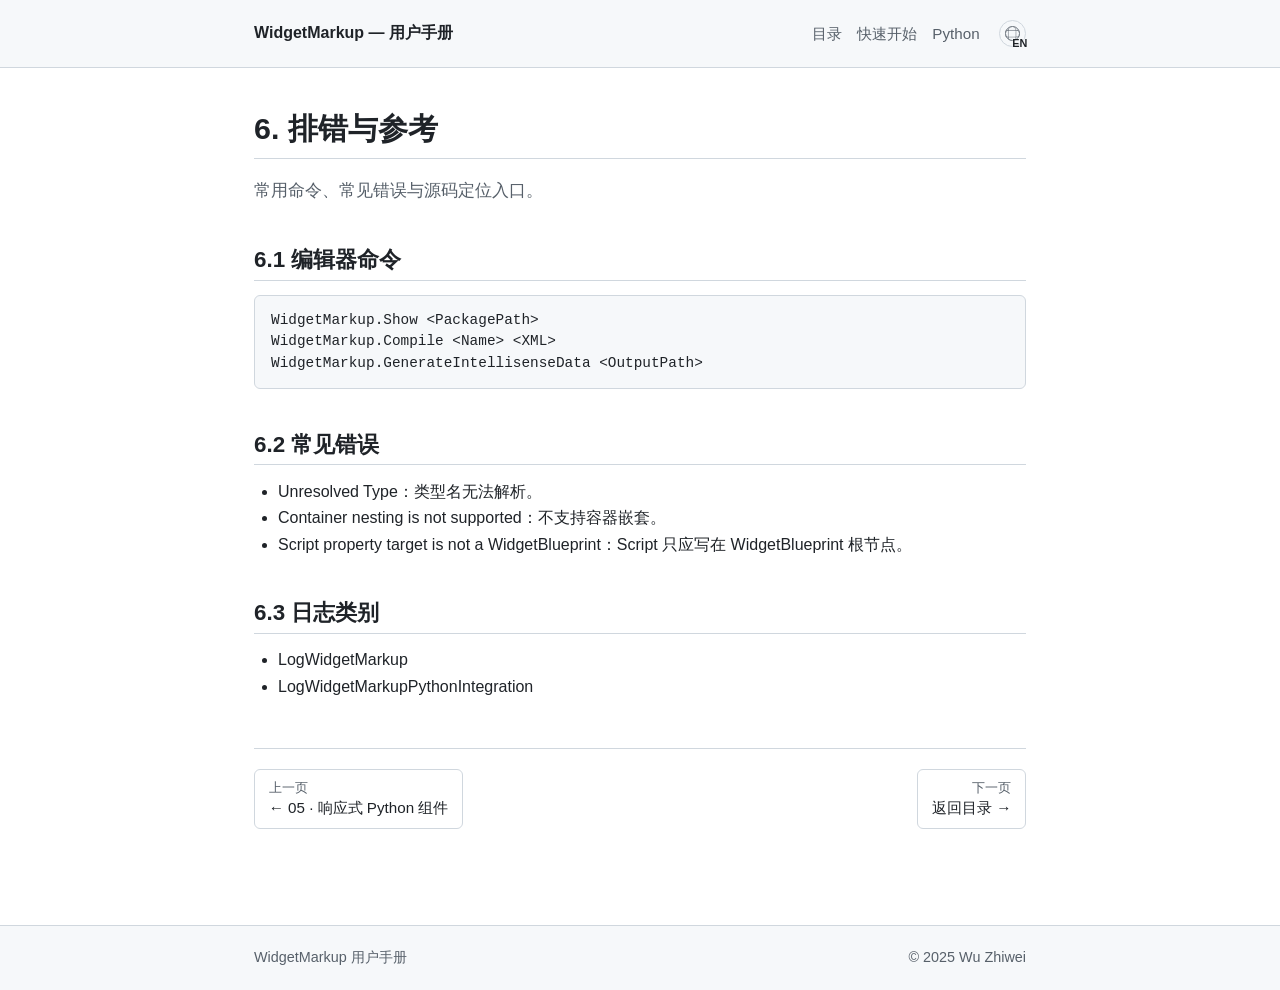
<file: UserManual/zh-cn/06-troubleshooting.html>
﻿<!doctype html>
<html lang="zh-CN">
<head>
<meta charset="utf-8">
<meta name="viewport" content="width=device-width, initial-scale=1">
<title>06 · 排错与参考 — WidgetMarkup</title>
<link rel="stylesheet" href="../assets/styles.css">
</head>
<body>
<div id="manual-header"></div>
<main class="container">
    <h1>6. 排错与参考</h1>
    <p class="lead">常用命令、常见错误与源码定位入口。</p>
    <h2>6.1 编辑器命令</h2>
    <pre><code>WidgetMarkup.Show &lt;PackagePath&gt;
WidgetMarkup.Compile &lt;Name&gt; &lt;XML&gt;
WidgetMarkup.GenerateIntellisenseData &lt;OutputPath&gt;</code></pre>
    <h2>6.2 常见错误</h2>
    <ul>
        <li>Unresolved Type：类型名无法解析。</li>
        <li>Container nesting is not supported：不支持容器嵌套。</li>
        <li>Script property target is not a WidgetBlueprint：Script 只应写在 WidgetBlueprint 根节点。</li>
    </ul>
    <h2>6.3 日志类别</h2>
    <ul>
        <li>LogWidgetMarkup</li>
        <li>LogWidgetMarkupPythonIntegration</li>
    </ul>

    <nav class="pager">
        <a class="prev" href="05-reactive-components.html"><span class="label">上一页</span>&larr; 05 · 响应式 Python 组件</a>
        <a class="next" href="index.html"><span class="label">下一页</span>返回目录 &rarr;</a>
    </nav>
</main>
<div id="manual-footer"></div>
<script src="../assets/manual-shell.js"></script>
</body>
</html>
</file>
<file: UserManual/assets/styles.css>
/* WidgetMarkup User Manual — minimal stylesheet */

:root {
    --fg: #1f2328;
    --muted: #57606a;
    --bg: #ffffff;
    --soft: #f6f8fa;
    --border: #d0d7de;
    --accent: #0969da;
    --code-bg: #f6f8fa;
    --code-fg: #1f2328;
    --max-width: 820px;
}

* {
    box-sizing: border-box;
}

html,
body {
    margin: 0;
    padding: 0;
    background: var(--bg);
    color: var(--fg);
    font-family: -apple-system, BlinkMacSystemFont, "Segoe UI", "Helvetica Neue",
        Arial, "PingFang SC", "Microsoft YaHei", sans-serif;
    font-size: 16px;
    line-height: 1.65;
}

a {
    color: var(--accent);
    text-decoration: none;
}

a:hover {
    text-decoration: underline;
}

header.site,
footer.site {
    border-bottom: 1px solid var(--border);
    background: var(--soft);
}

footer.site {
    border-top: 1px solid var(--border);
    border-bottom: none;
    margin-top: 4rem;
}

.container {
    max-width: var(--max-width);
    margin: 0 auto;
    padding: 1.25rem 1.5rem;
}

header.site .container {
    display: flex;
    align-items: center;
    justify-content: space-between;
    gap: 1rem;
    flex-wrap: wrap;
}

header.site nav {
    display: inline-flex;
    align-items: center;
    gap: 0.95rem;
    flex-wrap: wrap;
}

header.site .brand {
    font-weight: 600;
    color: var(--fg);
}

header.site nav a {
    margin-left: 0;
    color: var(--muted);
    font-size: 0.95rem;
}

header.site nav a.lang-switch-icon {
    position: relative;
    display: inline-flex;
    align-items: center;
    justify-content: center;
    width: 1.7rem;
    height: 1.7rem;
    border: 1px solid var(--border);
    border-radius: 999px;
    margin-left: 0.25rem;
    color: var(--muted);
    background: transparent;
    text-decoration: none;
    vertical-align: middle;
}

header.site nav a.lang-switch-icon:hover {
    border-color: #8c959f;
    color: var(--fg);
    text-decoration: none;
}

header.site nav a.lang-switch-icon .globe {
    position: relative;
    width: 0.9rem;
    height: 0.9rem;
    border: 1px solid currentColor;
    border-radius: 999px;
    opacity: 0.9;
}

header.site nav a.lang-switch-icon .globe::before,
header.site nav a.lang-switch-icon .globe::after {
    content: "";
    position: absolute;
    left: 50%;
    top: 50%;
    transform: translate(-50%, -50%);
    border: 1px solid currentColor;
    border-radius: 999px;
    opacity: 0.8;
}

header.site nav a.lang-switch-icon .globe::before {
    width: 0.42rem;
    height: 0.9rem;
    border-top: none;
    border-bottom: none;
}

header.site nav a.lang-switch-icon .globe::after {
    width: 0.9rem;
    height: 0.42rem;
    border-left: none;
    border-right: none;
}

header.site nav a.lang-switch-icon .badge {
    position: absolute;
    right: -0.16rem;
    bottom: -0.16rem;
    color: var(--fg);
    font-size: 0.68rem;
    line-height: 1;
    text-align: center;
    font-weight: 800;
    letter-spacing: 0.01em;
    text-shadow: 0 0 2px var(--bg);
}

main.container {
    padding-top: 2rem;
    padding-bottom: 2rem;
}

h1,
h2,
h3,
h4 {
    line-height: 1.3;
    margin: 1.8em 0 0.6em;
    font-weight: 600;
}

h1 {
    font-size: 1.9rem;
    margin-top: 0.3em;
    border-bottom: 1px solid var(--border);
    padding-bottom: 0.3em;
}

h2 {
    font-size: 1.4rem;
    border-bottom: 1px solid var(--border);
    padding-bottom: 0.25em;
}

h3 {
    font-size: 1.15rem;
}

p,
ul,
ol,
table {
    margin: 0.7em 0;
}

ul,
ol {
    padding-left: 1.5em;
}

code,
pre,
kbd {
    font-family: ui-monospace, SFMono-Regular, "SF Mono", Menlo, Consolas,
        "Liberation Mono", monospace;
    font-size: 0.9rem;
}

code {
    background: var(--code-bg);
    color: var(--code-fg);
    padding: 0.1em 0.35em;
    border-radius: 4px;
    border: 1px solid var(--border);
}

pre {
    background: var(--code-bg);
    border: 1px solid var(--border);
    border-radius: 6px;
    padding: 0.85rem 1rem;
    overflow-x: auto;
    line-height: 1.5;
}

pre code {
    background: transparent;
    border: none;
    padding: 0;
}

blockquote {
    margin: 1em 0;
    padding: 0.5em 1em;
    border-left: 3px solid var(--border);
    color: var(--muted);
    background: var(--soft);
}

table {
    border-collapse: collapse;
    width: 100%;
}

th,
td {
    border: 1px solid var(--border);
    padding: 0.45em 0.7em;
    text-align: left;
    vertical-align: top;
}

th {
    background: var(--soft);
    font-weight: 600;
}

.note,
.warning {
    border: 1px solid var(--border);
    border-left-width: 4px;
    background: var(--soft);
    padding: 0.7em 1em;
    border-radius: 4px;
    margin: 1em 0;
}

.note {
    border-left-color: var(--accent);
}

.warning {
    border-left-color: #bf8700;
}

.lead {
    color: var(--muted);
    font-size: 1.05rem;
}

/* Table of contents on the index page */
.toc {
    margin: 1.5em 0;
    padding: 0;
    list-style: none;
    counter-reset: toc;
}

.toc li {
    counter-increment: toc;
    padding: 0.55em 0;
    border-bottom: 1px solid var(--border);
}

.toc li::before {
    content: counter(toc, decimal-leading-zero) ".";
    color: var(--muted);
    margin-right: 0.6em;
    font-variant-numeric: tabular-nums;
}

.toc li small {
    display: block;
    color: var(--muted);
    margin-left: 2.2em;
    font-size: 0.9em;
}

/* Pager between pages */
.pager {
    display: flex;
    justify-content: space-between;
    gap: 1rem;
    margin-top: 3rem;
    padding-top: 1.25rem;
    border-top: 1px solid var(--border);
    font-size: 0.95rem;
}

.pager a {
    display: block;
    max-width: 48%;
    padding: 0.6em 0.9em;
    border: 1px solid var(--border);
    border-radius: 6px;
    background: var(--bg);
    color: var(--fg);
    line-height: 1.35;
}

.pager a:hover {
    border-color: var(--accent);
    text-decoration: none;
}

.pager .label {
    display: block;
    font-size: 0.8rem;
    color: var(--muted);
    margin-bottom: 0.15em;
}

.pager .next {
    margin-left: auto;
    text-align: right;
}

.pager .spacer {
    visibility: hidden;
}

footer.site .container {
    color: var(--muted);
    font-size: 0.9rem;
    display: flex;
    justify-content: space-between;
    flex-wrap: wrap;
    gap: 0.5rem;
}
</file>
